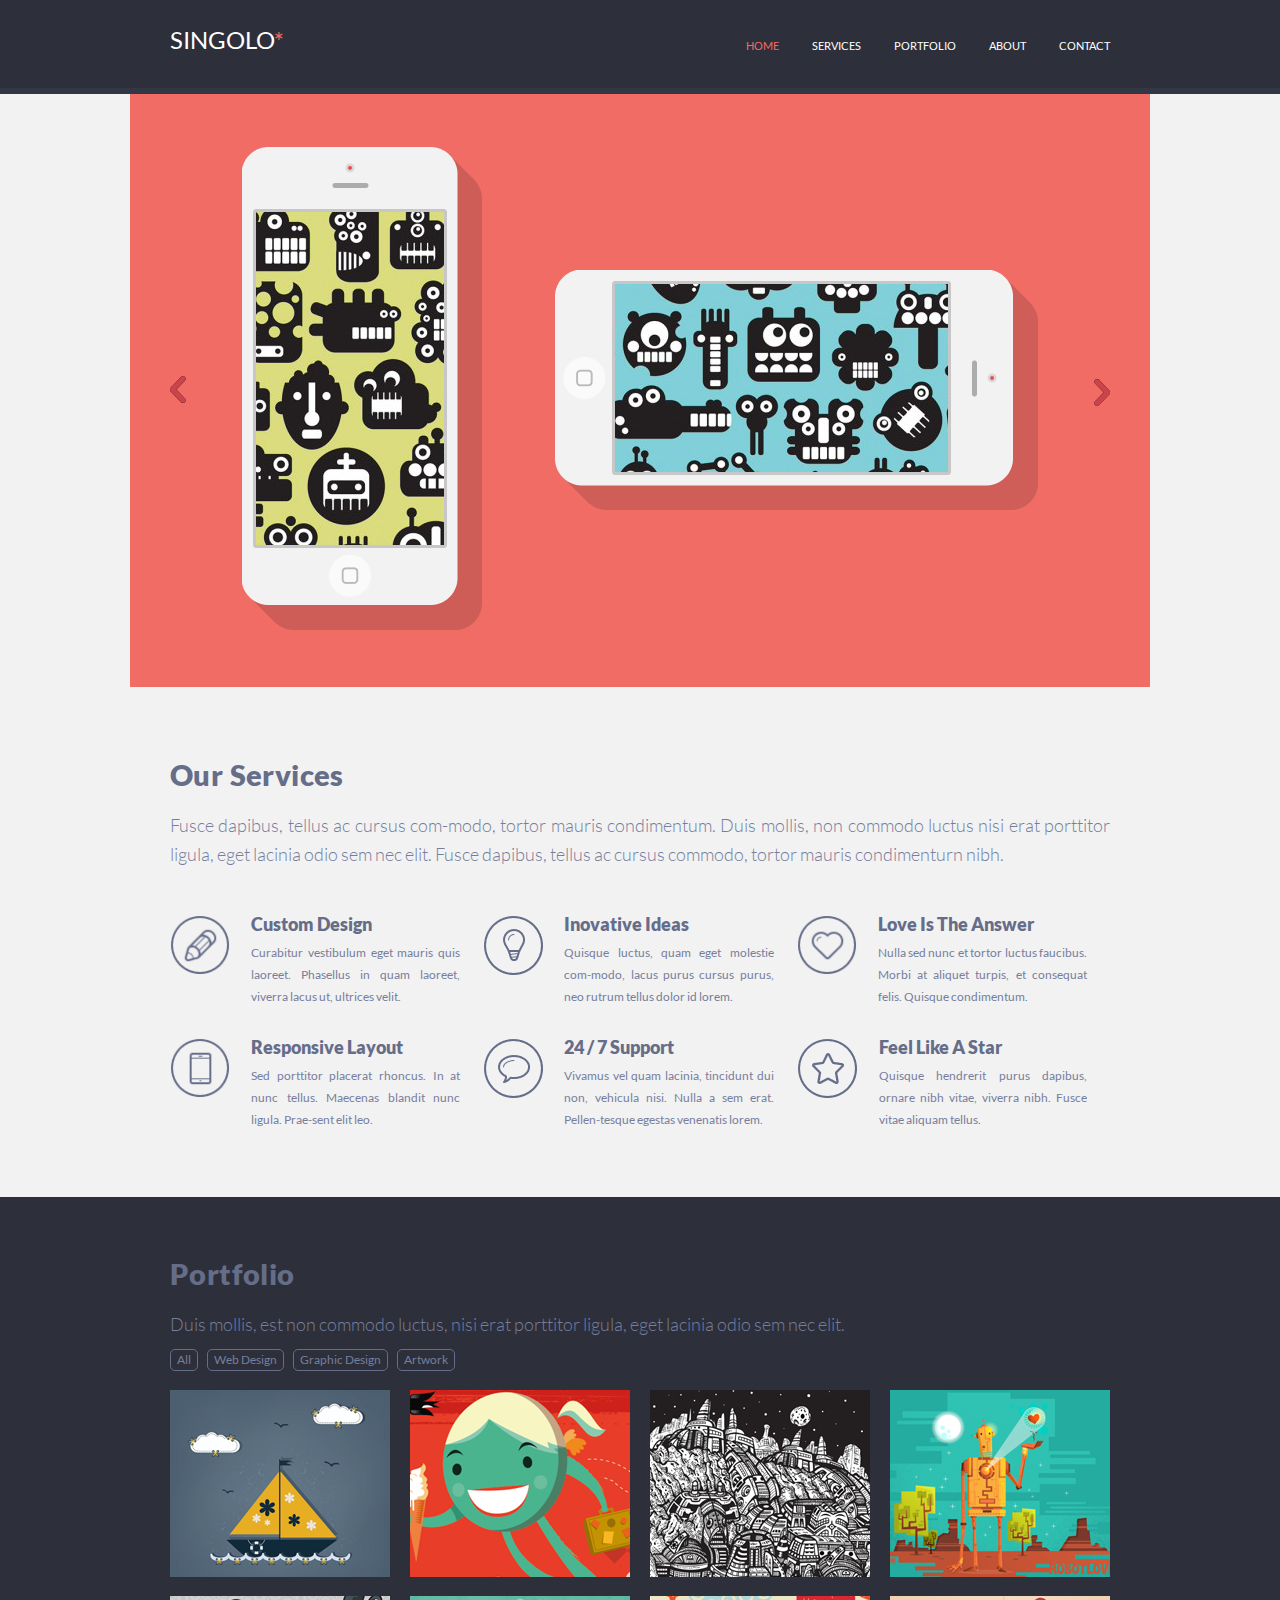
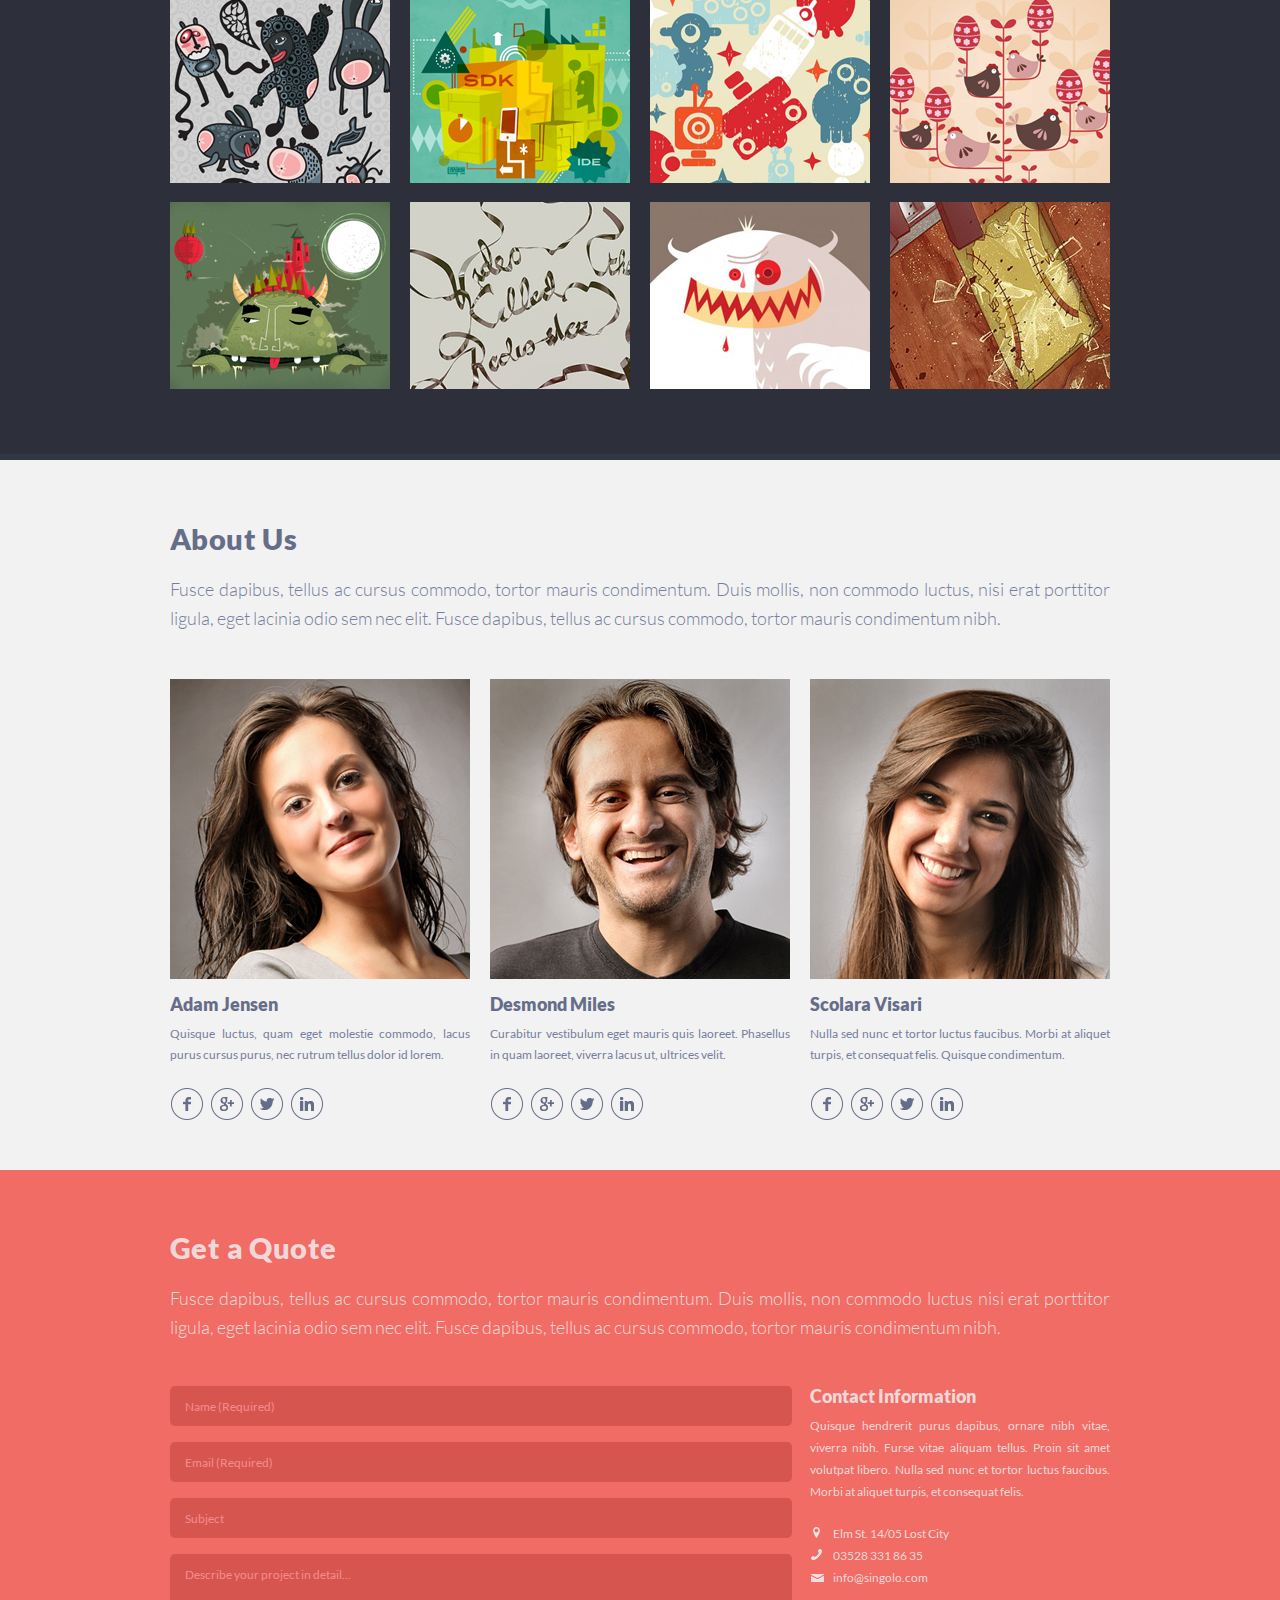
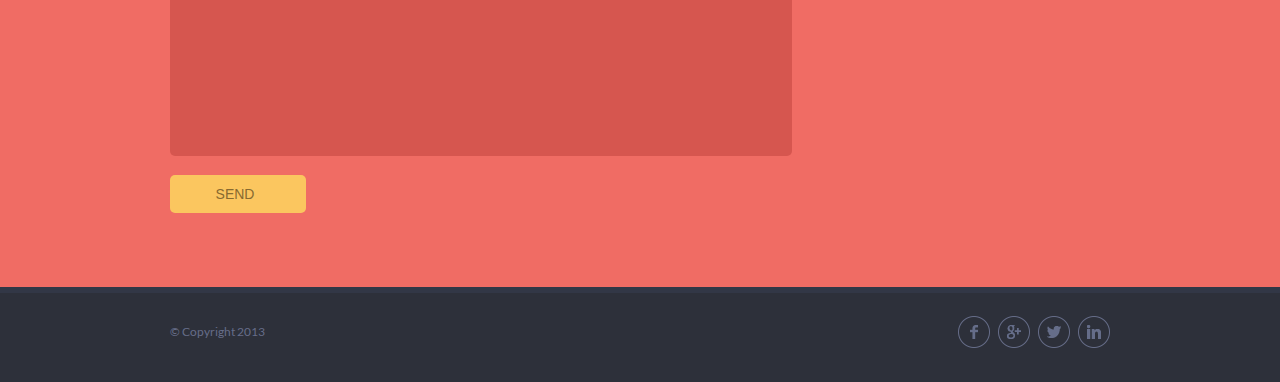
<file: index.html>
<!DOCTYPE html>
<html lang="en">
<head>
    <meta charset="UTF-8">
    <meta name="viewport" content="width=device-width, initial-scale=1.0">
    <link rel="stylesheet" href="style.css">
    <link rel="stylesheet" href="media.css">
    <title>Singolo.</title>
</head>
<body>
    <header class="header">
        <div class="wrapper">
            <div class="navbar">
                <a href="#home"><h1>Singolo<span>*</span></h1></a>
                <nav class="header__nav">
                    <input id="menu__toggle" type="checkbox" />
                    <label class="menu__btn" for="menu__toggle">
                      <span></span>
                    </label>
                    <ul class="navigation">
                        <li class="link"><a class="menu__item item-link" href="#home">Home</a></li>
                        <li class="link"><a class="menu__item" href="#services">Services</a></li>
                        <li class="link"><a class="menu__item" href="#portfolio">Portfolio</a></li>
                        <li class="link"><a class="menu__item" href="#about">About</a></li>
                        <li class="link"><a class="menu__item" href="#contact">Contact</a></li>
                    </ul>
                </nav>
            </div>
        </div>
    </header>
    <hr class="nav_hr" id="home">
    <main>
        <section class="main-slider">
            <div class="wrapper item-container">
                <div class="item slide1">
                    <div class="slide__img">
                        <img src="assets/Slider.png">
                    </div>
                    <div class="div_vertical"></div>
                    <div class= "screen">
                        <div class="vertical"></div>
                    </div>
                    <div class="div_horizontal"></div>
                    <div class= "screen">
                        <div class="horizontal"></div>
                    </div>
                </div>
                <div class="item slide2">
                    <div class="slide__img">
                        <img src="assets/Slide-2.png">
                    </div>
                </div>
            </div>
            <div class="left__arrow">
                <svg class="visible" xmlns="http://www.w3.org/2000/svg" viewBox="0 0 16 27" width="16" height="27">
                    <defs>
                        <image width="16" height="27" id="img1" href="[data-uri]"/>
                    </defs>
                    <style>
                     tspan { white-space:pre }
                    </style>
                    <use id="chev" href="#img1" x="0" y="0" />
                </svg>
                <svg class="hidden" xmlns="http://www.w3.org/2000/svg" xmlns:xlink="http://www.w3.org/1999/xlink" width="16" height="27" viewBox="0 0 16 27"><g><g><image width="16" height="27" xlink:href="[data-uri]"/></g></g></svg>
            </div>
            <div class="right__arrow">
                <svg class="visible" xmlns="http://www.w3.org/2000/svg" viewBox="0 0 16 27" width="16" height="27">
                    <defs>
                        <image width="16" height="27" id="img1" href="[data-uri]"/>
                    </defs>
                    <style>
                        tspan { white-space:pre }
                    </style>
                    <use id="chev" href="#img1" x="0" y="0" />
                </svg>
                <svg class="hidden" xmlns="http://www.w3.org/2000/svg" xmlns:xlink="http://www.w3.org/1999/xlink" width="16" height="27" viewBox="0 0 16 27"><g><g><image width="16" height="27" xlink:href="[data-uri]"/></g></g></svg>
            </div>
        </section>
        <section id= "services" class="our-services">
            <div class="wrapper our-services_block">
                <h2 class="our-services__name">Our Services</h2>
                <p class="our-services__description">Fusce dapibus, tellus ac cursus com-modo, tortor mauris condimentum. Duis mollis, non commodo luctus nisi erat porttitor ligula, eget lacinia odio sem nec elit. Fusce dapibus, tellus ac cursus commodo, tortor mauris condimenturn nibh.</p>
                <div class="layout-3-column">
                    <div class="advantages">
                        <div>
                            <img src="assets/pen.png" alt="Custom Design" class="icon">
                        </div>
                        <div class="advantages__content">
                            <h3 class="advantages__name">Custom Design</h3>
                            <p class="advantagese__description">Curabitur vestibulum eget mauris quis laoreet. Phasellus in quam laoreet, viverra lacus ut, ultrices velit.</p>
                        </div>
                    </div>
                    <div class="advantages">
                        <div>
                            <img src="assets/bulb.png" alt="Inovative Ideas" class="icon">
                        </div>
                        <div class="advantages__content">
                            <h3 class="advantages__name">Inovative Ideas</h3>
                            <p class="advantages__description">Quisque luctus, quam eget molestie com-modo, lacus purus cursus purus, neo rutrum tellus dolor id lorem.</p>
                        </div>                        
                    </div>
                    <div class="advantages">
                        <div>
                            <img src="assets/heart.png" alt="Love Is The Answer" class="icon">
                        </div>
                        <div class="advantages__content">
                            <h3 class="advantages__name">Love Is The Answer</h3>
                            <p class="advantagese__description">Nulla sed nunc et tortor luctus faucibus. Morbi at aliquet turpis, et consequat felis. Quisque condimentum.</p>
                        </div>                        
                    </div>
                    <div class="advantages">
                        <div>
                            <img src="assets/phone.png" alt="Responsive Layout" class="icon">
                        </div>
                        <div class="advantages__content">
                            <h3 class="advantages__name">Responsive Layout</h3>
                            <p class="advantages__description">Sed porttitor placerat rhoncus. In at nunc tellus. Maecenas blandit nunc ligula. Prae-sent elit leo.</p>
                        </div>                        
                    </div>
                    <div class="advantages">
                        <div>
                            <img src="assets/bubble.png" alt="24 / 7 Support" class="icon">
                        </div>
                        <div class="advantages__content">
                            <h3 class="advantages__name">24 / 7 Support</h3>
                            <p class="advantagese__description">Vivamus vel quam lacinia, tincidunt dui non, vehicula nisi. Nulla a sem erat. Pellen-tesque egestas venenatis lorem.</p>
                        </div>                        
                    </div>
                    <div class="advantages">
                        <div>
                            <img src="assets/star.png" alt="Feel Like A Star" class="icon">
                        </div>
                        <div class="advantages__content">
                            <h3 class="advantages__name">Feel Like A Star</h3>
                            <p class="advantages__description">Quisque hendrerit purus dapibus, ornare nibh vitae, viverra nibh. Fusce vitae aliquam tellus.</p>
                        </div>                        
                    </div>
                </div>
            </div>
            
        </section>
        <section id="portfolio" class="portfolio">
            <div class="wrapper portfolio_block">
                <div class="portfolio_container">
                    <h2 class="portfolio__name">Portfolio</h2>
                    <p class="portfolio__description">Duis mollis, est non commodo luctus, nisi erat porttitor ligula, eget lacinia odio sem nec elit.</p>
                    <div class="portfolio-tag">
                        <button class="tag">All</button>
                        <button class="tag">Web Design</button>
                        <button class="tag">Graphic Design</button>
                        <button class="tag">Artwork</button>
                    </div>
                    <div class="portfolio-images">
                        <img class="portfolio_image" src="assets/portfolio/Project1.png" alt="Portfolio Image 1">
                        <img class="portfolio_image" src="assets/portfolio/Project2.png" alt="Portfolio Image 2">
                        <img class="portfolio_image" src="assets/portfolio/Project3.png" alt="Portfolio Image 3">
                        <img class="portfolio_image" src="assets/portfolio/Project4.png" alt="Portfolio Image 4">
                        <img class="portfolio_image" src="assets/portfolio/Project5.png" alt="Portfolio Image 5">
                        <img class="portfolio_image" src="assets/portfolio/Project6.png" alt="Portfolio Image 6">
                        <img class="portfolio_image" src="assets/portfolio/Project7.png" alt="Portfolio Image 7">
                        <img class="portfolio_image" src="assets/portfolio/Project8.png" alt="Portfolio Image 8">
                        <img class="portfolio_image" src="assets/portfolio/Project9.png" alt="Portfolio Image 9">
                        <img class="portfolio_image" src="assets/portfolio/Project10.png" alt="Portfolio Image 10“">
                        <img class="portfolio_image" src="assets/portfolio/Project11.png" alt="Portfolio Image 11">
                        <img class="portfolio_image" src="assets/portfolio/Project12.png" alt="Portfolio Image 12">
                    </div>
                </div>
            </div>
        </section>
        <section id="about" class="about-us">
            <div class="wrapper about-us_block">
              <h2 class="about-us__name">About Us</h2>
              <p class="about-us__description"> Fusce dapibus, tellus ac cursus commodo, tortor mauris condimentum. Duis mollis, non commodo luctus, nisi erat porttitor ligula, eget lacinia odio sem nec elit. Fusce dapibus, tellus ac cursus commodo, tortor mauris condimentum nibh.</p>
              <div class="layout-3-column-about-us">
                <div class="about-us__employee">
                  <img class="about-us__employee-photo" src="assets/about us/photo1.jpg" alt="Adam Jensen photo">
                  <h3 class="about-us__employee-name">Adam Jensen</h3>
                  <p class="about-us__employee-description">Quisque luctus, quam eget molestie commodo, lacus purus cursus purus, nec rutrum tellus dolor id lorem.</p>
                  <div class="social-icons">
                    <a href="#"><img src="assets/icon/icon-facebook.svg" alt="icon-facebook" class="icon"></a>
                    <a href="#"><img src="assets/icon/icon-google.svg" alt="icon-google" class="icon"></a>
                    <a href="#"><img src="assets/icon/icon-twitter.svg" alt="icon-twitter" class="icon"></a>
                    <a href="#"><img src="assets/icon/icon-linkedIn.svg" alt="icon-linked" class="icon"></a>
                  </div>
                </div>
        
                <div class="about-us__employee">
                  <img class="about-us__employee-photo" src="assets/about us/photo2.jpg" alt="Desmond Miles photo">
                  <h3 class="about-us__employee-name">Desmond Miles</h3>
                  <p class="about-us__employee-description">Curabitur vestibulum eget mauris quis laoreet. Phasellus in quam laoreet, viverra lacus ut, ultrices velit.</p>
                  <div class="social-icons">
                    <a href="#"><img src="assets/icon/icon-facebook.svg" alt="icon-facebook" class="icon"></a>
                    <a href="#"><img src="assets/icon/icon-google.svg" alt="icon-google" class="icon"></a>
                    <a href="#"><img src="assets/icon/icon-twitter.svg" alt="icon-twitter" class="icon"></a>
                    <a href="#"><img src="assets/icon/icon-linkedIn.svg" alt="icon-linked" class="icon"></a>
                  </div>
                </div>
        
                <div class="about-us__employee">
                  <img class="about-us__employee-photo" src="assets/about us/photo3.jpg" alt="Scolara Visari photo">
                  <h3 class="about-us__employee-name">Scolara Visari</h3>
                  <p class="about-us__employee-description">Nulla sed nunc et tortor luctus faucibus. Morbi at aliquet turpis, et consequat felis. Quisque condimentum.</p>
                  <div class="social-icons">
                    <a href="#"><img src="assets/icon/icon-facebook.svg" alt="icon-facebook" class="icon"></a>
                    <a href="#"><img src="assets/icon/icon-google.svg" alt="icon-google" class="icon"></a>
                    <a href="#"><img src="assets/icon/icon-twitter.svg" alt="icon-twitter" class="icon"></a>
                    <a href="#"><img src="assets/icon/icon-linkedIn.svg" alt="icon-linked" class="icon"></a>
                  </div>
                </div>
        
              </div>
            </div>
          </section>
          <section id="contact" class="contacts">
            <div class="wrapper contacts_block">
              <h2 class="contacts__name">Get a Quote</h2>
              <p class="contacts__description">Fusce dapibus, tellus ac cursus commodo, tortor mauris condimentum. Duis mollis, non commodo luctus nisi erat porttitor ligula, eget lacinia odio sem nec elit. Fusce dapibus, tellus ac cursus commodo, tortor mauris condimentum nibh.</p>
              <div  class="contact_form">
                <div>
                    <form class="user-form" id="form">
                        <div class="wrap-form-element">
                            <input type="text" name="user-name" id="name" class="form-element" placeholder="Name (Required)" value="" required/>
                            <input type="email" name="email" id="email" class="form-element" placeholder="Email (Required)" value="" required/>
                            <input type="text" name="subject" id="subject" class="form-element" placeholder="Subject" value=""/>
                            <textarea name="message" id="description" class="form-element last-element-form" placeholder="Describe your project in detail..." value=""></textarea>
                            <input type="submit" class="form-element submit" value="SEND">
                        </div>
                      </form>
                </div>
                <div class="contact_info">
                    <h3 class="contact_info-name">Contact Information</h3>
                    <p class="contact_info-description">Quisque hendrerit purus dapibus, ornare nibh vitae, viverra nibh. Furse vitae aliquam tellus. Proin sit amet volutpat libero. Nulla sed nunc et tortor luctus faucibus. Morbi at aliquet turpis, et consequat felis.</p>
                    <div class="contact">
                        <div>
                            <img src="assets/icon/location.svg" alt="icon-location" class="icon icon_location">
                            <span class="contact_link">Elm St. 14/05 Lost City</span>
                        </div>
                        <div>
                            <img src="assets/icon/phone.svg" alt="icon-phone" class="icon icon_phone">
                            <a class="contact_link" href="tel:035283318635">03528 331 86 35</a>
                        </div>
                        <div>
                            <img src="assets/icon/mail.svg" alt="icon-mail" class="icon icon_mail">
                            <a class="contact_link" href="mailto:info@singolo.com">info@singolo.com</a>
                        </div>
                    </div>
                </div>
              </div>
          </section>
          <footer class="footer">
            <div class="wrapper footer_block">
              <span class="footer__copyright">&copy; Copyright 2013</span>
              <div class="social-icons">
                <a href="#"><img src="assets/icon/icon-facebook.svg" alt="icon-facebook" class="icon"></a>
                <a href="#"><img src="assets/icon/icon-google.svg" alt="icon-google" class="icon"></a>
                <a href="#"><img src="assets/icon/icon-twitter.svg" alt="icon-twitter" class="icon"></a>
                <a href="#"><img src="assets/icon/icon-linkedIn.svg" alt="icon-linked" class="icon"></a>
              </div>
            </div>
          </footer>
    </main>
    <script src="script.js"></script>
</body>
</html>
</file>
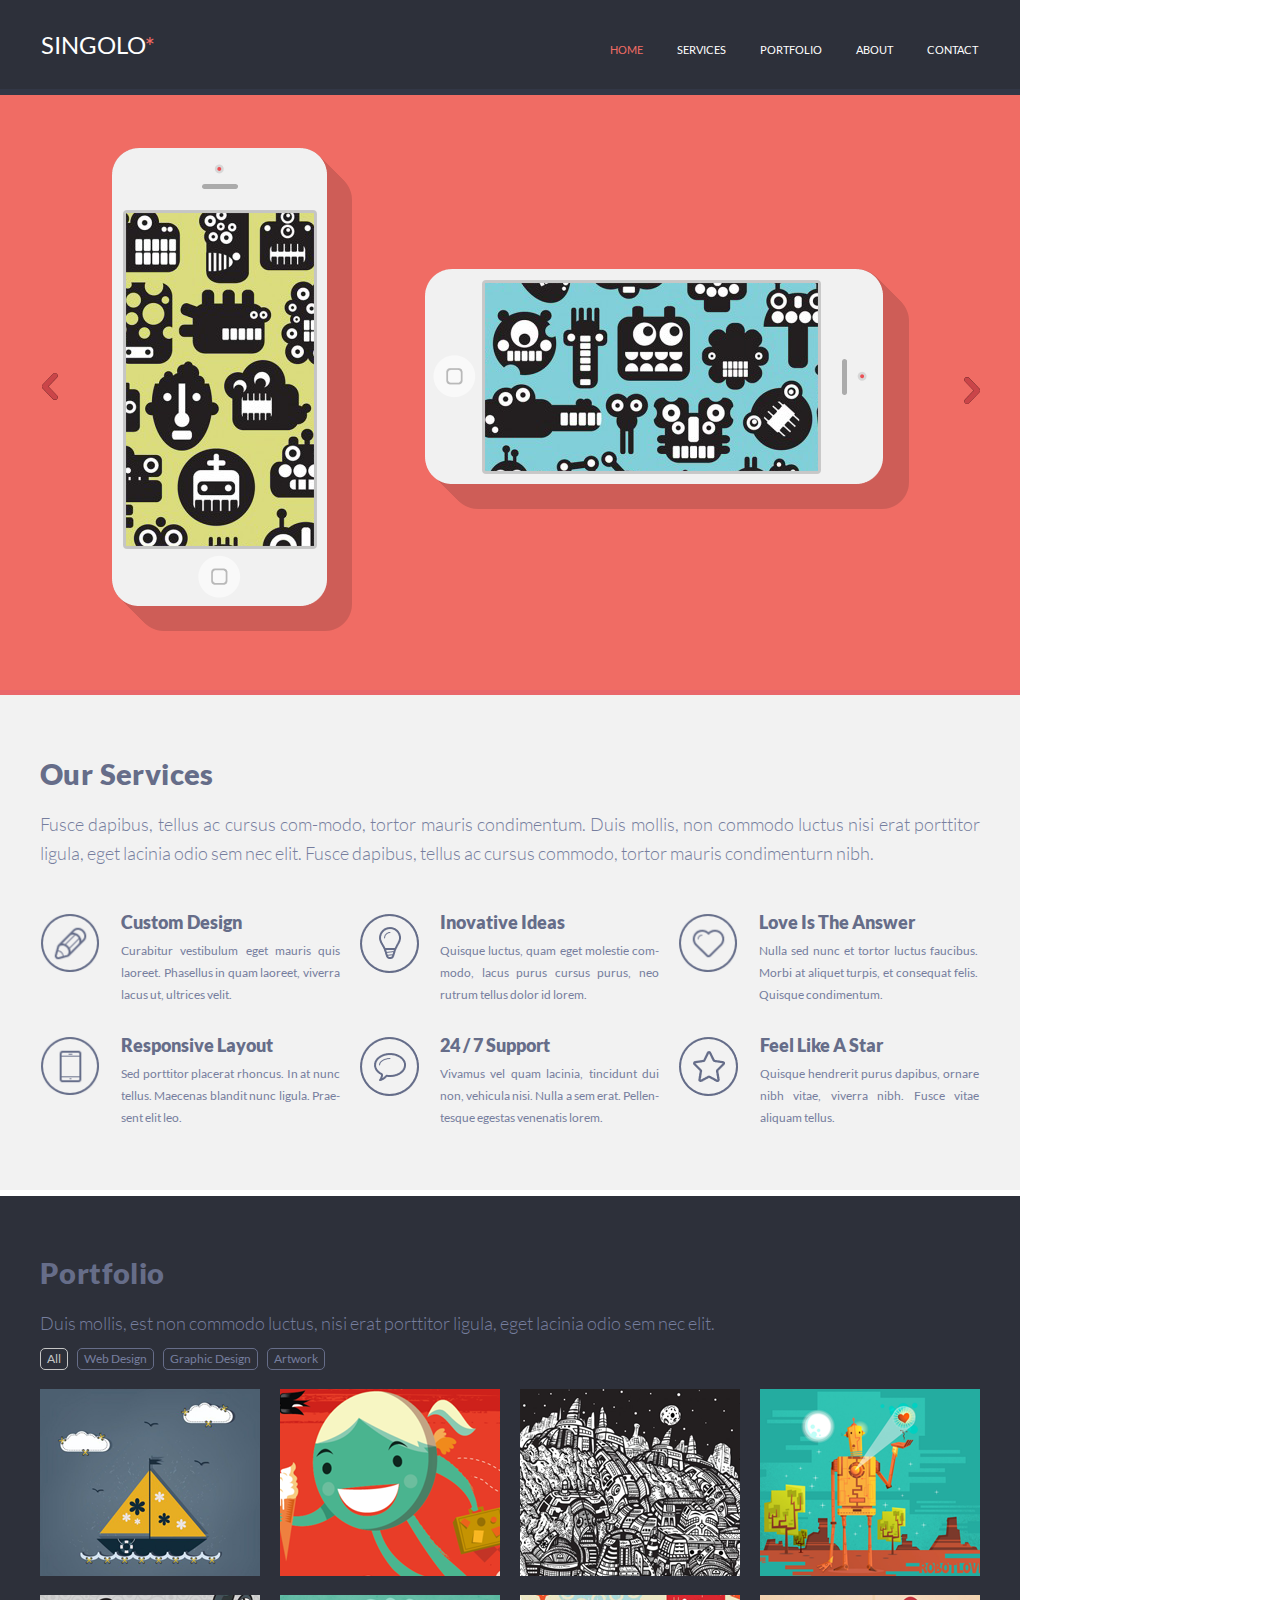
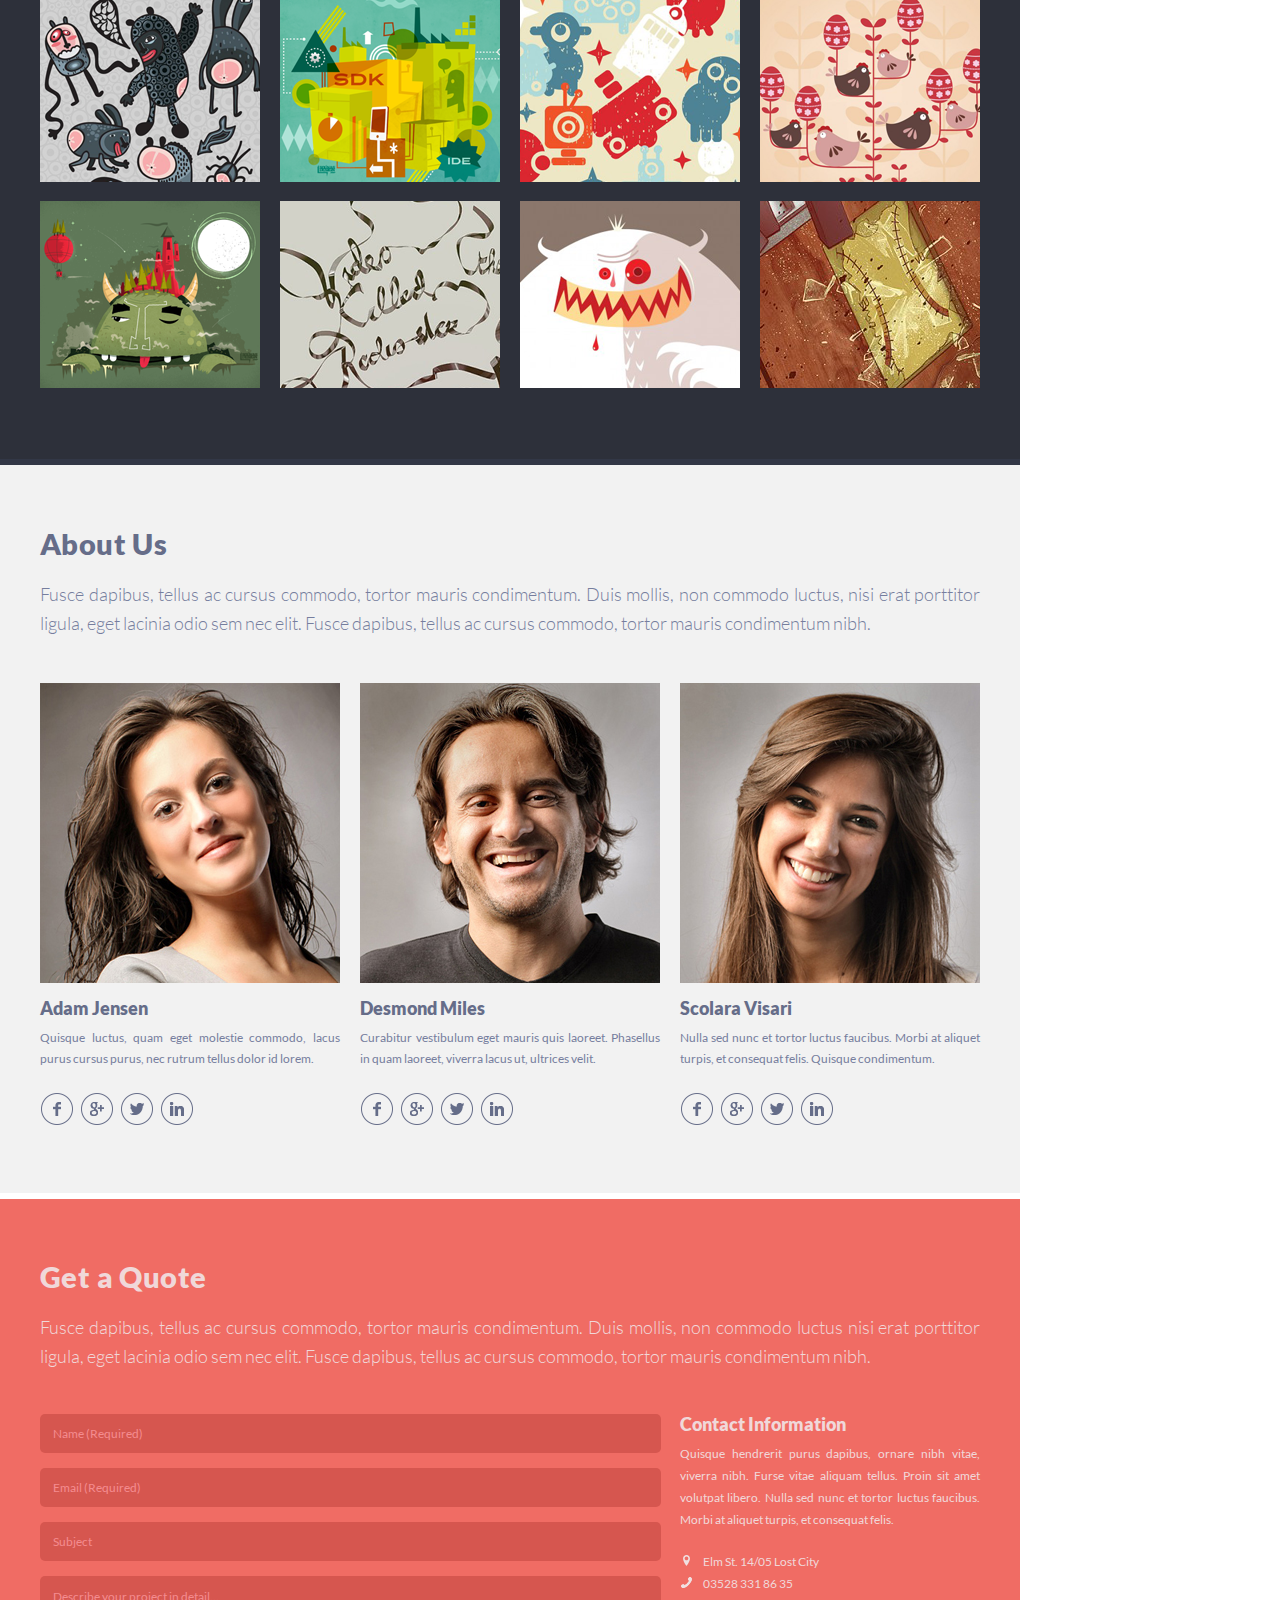
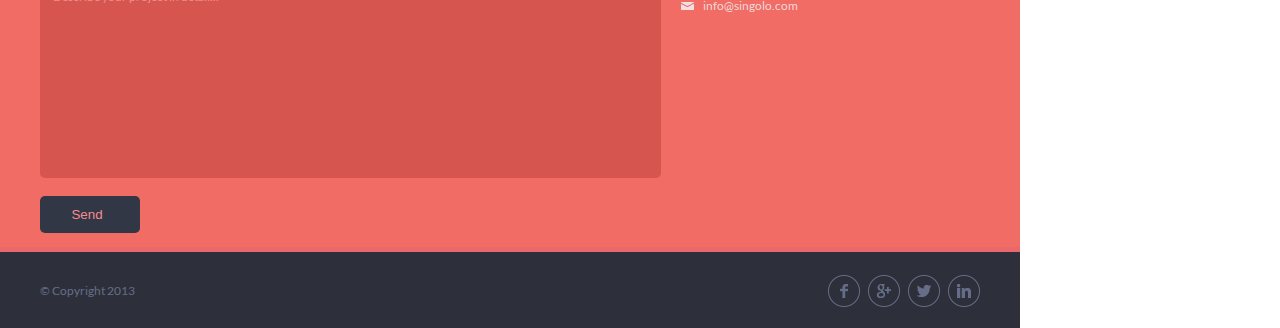
<file: singolo.html>
<!DOCTYPE html>
<html lang="en">
<head>
    <meta charset="UTF-8">
    <meta name="viewport" content="width=device-width, initial-scale=1.0">
    <link rel="stylesheet" href="singolo.css">
    <title>Singolo. Part 1</title>
</head>
<body>
    <header class="header">
        <div class="navbar">
            <a href="#">
            <h1>Singolo<span>*</span></h1></a>
            <nav class="header__nav">
                <ul class="navigation">
                    <a href="#" class="item-link"><li class="link-first">Home</li></a>
                    <a href="#" class="item-link"><li>Services</li></a>
                    <a href="#" class="item-link"><li>Portfolio</li></a>
                    <a href="#" class="item-link"><li>About</li></a>
                    <a href="#" class="item-link"><li>Contact</li></a>
                </ul>
            </nav>
        </div>
    </header>
    <hr class="nav_hr">
    <main>
        <section class="main-slider">
            <div class="wrapper">
                <div class="left__arrow">
                    <svg class="visible" xmlns="http://www.w3.org/2000/svg" viewBox="0 0 16 27" width="16" height="27">
                        <defs>
                            <image width="16" height="27" id="img1" href="[data-uri]"/>
                        </defs>
                        <style>
                         tspan { white-space:pre }
                        </style>
                        <use id="chev" href="#img1" x="0" y="0" />
                    </svg>
                    <svg class="hidden" xmlns="http://www.w3.org/2000/svg" xmlns:xlink="http://www.w3.org/1999/xlink" width="16" height="27" viewBox="0 0 16 27"><g><g><image width="16" height="27" xlink:href="[data-uri]"/></g></g></svg>
                </div>
                <div class="iphone__vertical">
                    <img src="assets/Yellow_phone.png">
                </div>
                <div class="iphone__horizontal">
                    <img src="assets/Blue_phone.png">
                </div>
                <div class="right__arrow">
                    <svg class="visible" xmlns="http://www.w3.org/2000/svg" viewBox="0 0 16 27" width="16" height="27">
                        <defs>
                            <image width="16" height="27" id="img1" href="[data-uri]"/>
                        </defs>
                        <style>
                            tspan { white-space:pre }
                        </style>
                        <use id="chev" href="#img1" x="0" y="0" />
                    </svg>
                    <svg class="hidden" xmlns="http://www.w3.org/2000/svg" xmlns:xlink="http://www.w3.org/1999/xlink" width="16" height="27" viewBox="0 0 16 27"><g><g><image width="16" height="27" xlink:href="[data-uri]"/></g></g></svg>
                </div>
            </div>
        </section>
        <hr class="bg-bottom">
        <section class="our-services">
            <div class="our-services_block">
                <h2 class="our-services__name">Our Services</h2>
                <p class="our-services__description">Fusce dapibus, tellus ac cursus com-modo, tortor mauris condimentum. Duis mollis, non commodo luctus nisi erat porttitor ligula, eget lacinia odio sem nec elit. Fusce dapibus, tellus ac cursus commodo, tortor mauris condimenturn nibh.</p>
                <div class="layout-3-column">
                    <div class="advantages">
                        <div>
                            <img src="assets/pen.png" alt="Custom Design" class="icon">
                        </div>
                        <div class="advantages__content">
                            <h3 class="advantages__name">Custom Design</h3>
                            <p class="advantagese__description">Curabitur vestibulum eget mauris quis laoreet. Phasellus in quam laoreet, viverra lacus ut, ultrices velit.</p>
                        </div>
                    </div>
                    <div class="advantages">
                        <div>
                            <img src="assets/bulb.png" alt="Inovative Ideas" class="icon">
                        </div>
                        <div class="advantages__content">
                            <h3 class="advantages__name">Inovative Ideas</h3>
                            <p class="advantages__description">Quisque luctus, quam eget molestie com-modo, lacus purus cursus purus, neo rutrum tellus dolor id lorem.</p>
                        </div>                        
                    </div>
                    <div class="advantages">
                        <div>
                            <img src="assets/heart.png" alt="Love Is The Answer" class="icon">
                        </div>
                        <div class="advantages__content">
                            <h3 class="advantages__name">Love Is The Answer</h3>
                            <p class="advantagese__description">Nulla sed nunc et tortor luctus faucibus. Morbi at aliquet turpis, et consequat felis. Quisque condimentum.</p>
                        </div>                        
                    </div>
                    <div class="advantages">
                        <div>
                            <img src="assets/phone.png" alt="Responsive Layout" class="icon">
                        </div>
                        <div class="advantages__content">
                            <h3 class="advantages__name">Responsive Layout</h3>
                            <p class="advantages__description">Sed porttitor placerat rhoncus. In at nunc tellus. Maecenas blandit nunc ligula. Prae-sent elit leo.</p>
                        </div>                        
                    </div>
                    <div class="advantages">
                        <div>
                            <img src="assets/bubble.png" alt="24 / 7 Support" class="icon">
                        </div>
                        <div class="advantages__content">
                            <h3 class="advantages__name">24 / 7 Support</h3>
                            <p class="advantagese__description">Vivamus vel quam lacinia, tincidunt dui non, vehicula nisi. Nulla a sem erat. Pellen-tesque egestas venenatis lorem.</p>
                        </div>                        
                    </div>
                    <div class="advantages">
                        <div>
                            <img src="assets/star.png" alt="Feel Like A Star" class="icon">
                        </div>
                        <div class="advantages__content">
                            <h3 class="advantages__name">Feel Like A Star</h3>
                            <p class="advantages__description">Quisque hendrerit purus dapibus, ornare nibh vitae, viverra nibh. Fusce vitae aliquam tellus.</p>
                        </div>                        
                    </div>
                </div>
            </div>
        </section>
        <hr class="content">
        <section class="portfolio">
            <div class="portfolio_block">
                <div class="portfolio_container">
                    <h2 class="portfolio__name">Portfolio</h2>
                    <p class="portfolio__description">Duis mollis, est non commodo luctus, nisi erat porttitor ligula, eget lacinia odio sem nec elit.</p>
                    <div class="portfolio-tag">
                        <button class="tag tag-first">All</button>
                        <button class="tag">Web Design</button>
                        <button class="tag">Graphic Design</button>
                        <button class="tag">Artwork</button>
                    </div>
                    <div class="portfolio-images">
                        <img class="portfolio_image" src="assets/portfolio/Project1.png" alt="Portfolio Image 1">
                        <img class="portfolio_image" src="assets/portfolio/Project2.png" alt="Portfolio Image 2">
                        <img class="portfolio_image" src="assets/portfolio/Project3.png" alt="Portfolio Image 3">
                        <img class="portfolio_image" src="assets/portfolio/Project4.png" alt="Portfolio Image 4">
                        <img class="portfolio_image" src="assets/portfolio/Project5.png" alt="Portfolio Image 5">
                        <img class="portfolio_image" src="assets/portfolio/Project6.png" alt="Portfolio Image 6">
                        <img class="portfolio_image" src="assets/portfolio/Project7.png" alt="Portfolio Image 7">
                        <img class="portfolio_image" src="assets/portfolio/Project8.png" alt="Portfolio Image 8">
                        <img class="portfolio_image" src="assets/portfolio/Project9.png" alt="Portfolio Image 9">
                        <img class="portfolio_image" src="assets/portfolio/Project10.png" alt="Portfolio Image 10“">
                        <img class="portfolio_image" src="assets/portfolio/Project11.png" alt="Portfolio Image 11">
                        <img class="portfolio_image" src="assets/portfolio/Project12.png" alt="Portfolio Image 12">
                    </div>
                </div>
            </div>
        </section>
        <hr class="bottom-portfolio">
        <section class="about-us">
            <div class="about-us_block">
              <h2 class="about-us__name">About Us</h2>
              <p class="about-us__description"> Fusce dapibus, tellus ac cursus commodo, tortor mauris condimentum. Duis mollis, non commodo luctus, nisi erat porttitor ligula, eget lacinia odio sem nec elit. Fusce dapibus, tellus ac cursus commodo, tortor mauris condimentum nibh.</p>
              <div class="layout-3-column-about-us">
                <div class="about-us__employee">
                  <img class="about-us__employee-photo" src="assets/about us/photo1.jpg" alt="Adam Jensen photo">
                  <h3 class="about-us__employee-name">Adam Jensen</h3>
                  <p class="about-us__employee-description">Quisque luctus, quam eget molestie commodo, lacus purus cursus purus, nec rutrum tellus dolor id lorem.</p>
                  <div class="social-icons">
                    <a href="#"><img src="assets/icon/icon-facebook.svg" alt="icon-facebook" class="icon"></a>
                    <a href="#"><img src="assets/icon/icon-google.svg" alt="icon-google" class="icon"></a>
                    <a href="#"><img src="assets/icon/icon-twitter.svg" alt="icon-twitter" class="icon"></a>
                    <a href="#"><img src="assets/icon/icon-linkedIn.svg" alt="icon-linked" class="icon"></a>
                  </div>
                </div>
        
                <div class="about-us__employee">
                  <img class="about-us__employee-photo" src="assets/about us/photo2.jpg" alt="Desmond Miles photo">
                  <h3 class="about-us__employee-name">Desmond Miles</h3>
                  <p class="about-us__employee-description">Curabitur vestibulum eget mauris quis laoreet. Phasellus in quam laoreet, viverra lacus ut, ultrices velit.</p>
                  <div class="social-icons">
                    <a href="#"><img src="assets/icon/icon-facebook.svg" alt="icon-facebook" class="icon"></a>
                    <a href="#"><img src="assets/icon/icon-google.svg" alt="icon-google" class="icon"></a>
                    <a href="#"><img src="assets/icon/icon-twitter.svg" alt="icon-twitter" class="icon"></a>
                    <a href="#"><img src="assets/icon/icon-linkedIn.svg" alt="icon-linked" class="icon"></a>
                  </div>
                </div>
        
                <div class="about-us__employee">
                  <img class="about-us__employee-photo" src="assets/about us/photo3.jpg" alt="Scolara Visari photo">
                  <h3 class="about-us__employee-name">Scolara Visari</h3>
                  <p class="about-us__employee-description">Nulla sed nunc et tortor luctus faucibus. Morbi at aliquet turpis, et consequat felis. Quisque condimentum.</p>
                  <div class="social-icons">
                    <a href="#"><img src="assets/icon/icon-facebook.svg" alt="icon-facebook" class="icon"></a>
                    <a href="#"><img src="assets/icon/icon-google.svg" alt="icon-google" class="icon"></a>
                    <a href="#"><img src="assets/icon/icon-twitter.svg" alt="icon-twitter" class="icon"></a>
                    <a href="#"><img src="assets/icon/icon-linkedIn.svg" alt="icon-linked" class="icon"></a>
                  </div>
                </div>
        
              </div>
            </div>
          </section>
          <hr class="content">
          <section class="contacts">
            <div class="contacts_block">
              <h2 class="contacts__name">Get a Quote</h2>
              <p class="contacts__description">Fusce dapibus, tellus ac cursus commodo, tortor mauris condimentum. Duis mollis, non commodo luctus nisi erat porttitor ligula, eget lacinia odio sem nec elit. Fusce dapibus, tellus ac cursus commodo, tortor mauris condimentum nibh.</p>
              <div  class="contact_form">
                <div>
                    <form action="#" class="user-form">
                        <div class="wrap-form-element">
                            <input type="text" name="user-name" class="form-element" placeholder="Name (Required)" value="" required/>
                            <input type="email" name="email" class="form-element" placeholder="Email (Required)" value="" required/>
                            <input type="text" name="subject" class="form-element" placeholder="Subject" value="" required/>
                            <textarea name="message" class="form-element last-element-form" placeholder="Describe your project in detail..."></textarea>
                            <input type="submit" class="form-element submit" value="Send">
                        </div>
                      </form>
                </div>
                <div class="contact_info">
                    <h3 class="contact_info-name">Contact Information</h3>
                    <p class="contact_info-description">Quisque hendrerit purus dapibus, ornare nibh vitae, viverra nibh. Furse vitae aliquam tellus. Proin sit amet volutpat libero. Nulla sed nunc et tortor luctus faucibus. Morbi at aliquet turpis, et consequat felis.</p>
                    <div class="contact">
                        <div>
                            <img src="assets/icon/location.svg" alt="icon-location" class="icon icon_location">
                            <span class="contact_link">Elm St. 14/05 Lost City</span>
                        </div>
                        <div>
                            <img src="assets/icon/phone.svg" alt="icon-phone" class="icon icon_phone">
                            <a class="contact_link" href="tel:035283318635">03528 331 86 35</a>
                        </div>
                        <div>
                            <img src="assets/icon/mail.svg" alt="icon-mail" class="icon icon_mail">
                            <a class="contact_link" href="mailto:info@singolo.com">info@singolo.com</a>
                        </div>
                    </div>
                </div>
              </div>
          </section>
          <hr class="bg-bottom">
          <footer class="footer">
            <div class="footer_block">
              <span class="footer__copyright">&copy; Copyright 2013</span>
              <div class="social-icons">
                <a href="#"><img src="assets/icon/icon-facebook.svg" alt="icon-facebook" class="icon"></a>
                <a href="#"><img src="assets/icon/icon-google.svg" alt="icon-google" class="icon"></a>
                <a href="#"><img src="assets/icon/icon-twitter.svg" alt="icon-twitter" class="icon"></a>
                <a href="#"><img src="assets/icon/icon-linkedIn.svg" alt="icon-linked" class="icon"></a>
              </div>
            </div>
          </footer>
    </main>

</body>
</html>
</file>
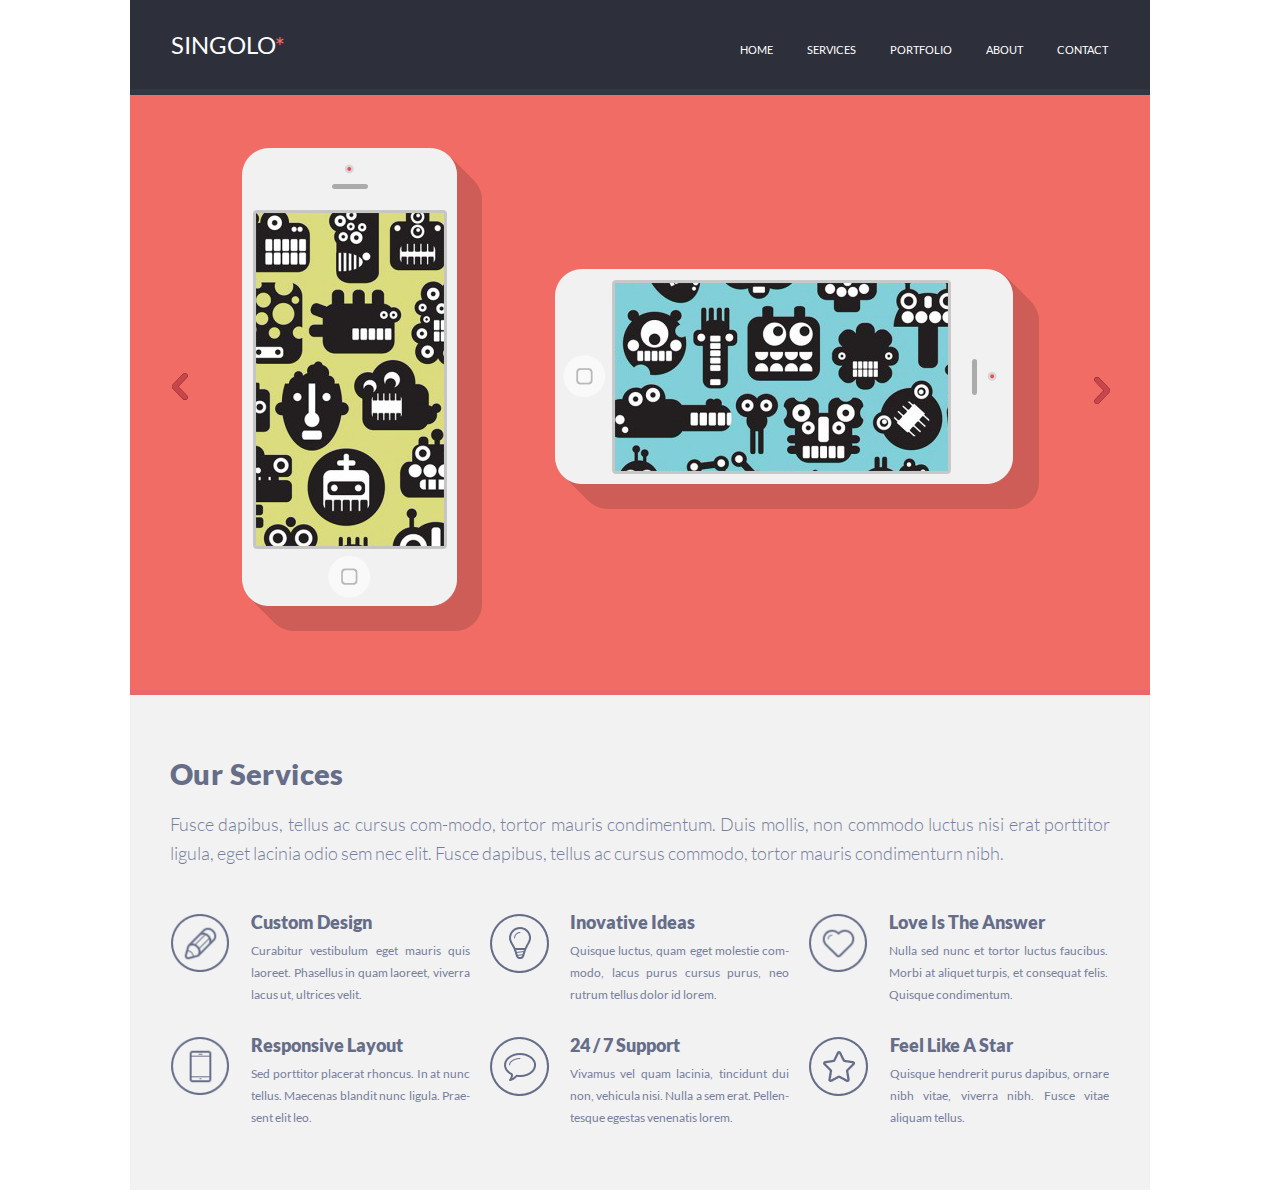
<file: singolo1.html>
<!DOCTYPE html>
<html lang="en">
<head>
    <meta charset="UTF-8">
    <meta name="viewport" content="width=device-width, initial-scale=1.0">
    <link rel="stylesheet" href="singolo1.css">
    <title>Singolo. Part 1</title>
</head>
<body>
    <header class="header">
        <div class="navbar">
            <a href="#">
            <h1>Singolo<span>*</span></h1></a>
            <nav class="header__nav">
                <ul class="navigation">
                    <a href="#" class="item-link"><li>Home</li></a>
                    <a href="#" class="item-link"><li>Services</li></a>
                    <a href="#" class="item-link"><li>Portfolio</li></a>
                    <a href="#" class="item-link"><li>About</li></a>
                    <a href="#" class="item-link"><li>Contact</li></a>
                </ul>
            </nav>
        </div>
    </header>
    <hr class="nav_hr">
    <main>
        <section class="main-slider">
            <div class="wrapper">
                <div class="left__arrow">
                    <svg class="visible" xmlns="http://www.w3.org/2000/svg" viewBox="0 0 16 27" width="16" height="27">
                        <defs>
                            <image width="16" height="27" id="img1" href="[data-uri]"/>
                        </defs>
                        <style>
                         tspan { white-space:pre }
                        </style>
                        <use id="chev" href="#img1" x="0" y="0" />
                    </svg>
                    <svg class="hidden" xmlns="http://www.w3.org/2000/svg" xmlns:xlink="http://www.w3.org/1999/xlink" width="16" height="27" viewBox="0 0 16 27"><g><g><image width="16" height="27" xlink:href="[data-uri]"/></g></g></svg>
                </div>
                <div class="iphone__vertical">
                    <img src="assets/Yellow_phone.png">
                </div>
                <div class="iphone__horizontal">
                    <img src="assets/Blue_phone.png">
                </div>
                <div class="right__arrow">
                    <svg class="visible" xmlns="http://www.w3.org/2000/svg" viewBox="0 0 16 27" width="16" height="27">
                        <defs>
                            <image width="16" height="27" id="img1" href="[data-uri]"/>
                        </defs>
                        <style>
                            tspan { white-space:pre }
                        </style>
                        <use id="chev" href="#img1" x="0" y="0" />
                    </svg>
                    <svg class="hidden" xmlns="http://www.w3.org/2000/svg" xmlns:xlink="http://www.w3.org/1999/xlink" width="16" height="27" viewBox="0 0 16 27"><g><g><image width="16" height="27" xlink:href="[data-uri]"/></g></g></svg>
                </div>
            </div>
        </section>
        <hr class="bg-bottom">
        <section class="our-services">
            <div class="our-services_blok">
                <h2 class="our-services__name">Our Services</h2>
                <p class="our-services__description">Fusce dapibus, tellus ac cursus com-modo, tortor mauris condimentum. Duis mollis, non commodo luctus nisi erat porttitor ligula, eget lacinia odio sem nec elit. Fusce dapibus, tellus ac cursus commodo, tortor mauris condimenturn nibh.</p>
                <div class="layout-3-column">
                    <div class="advantages">
                        <div>
                            <img src="assets/pen.png" alt="Custom Design" class="icon">
                        </div>
                        <div class="advantages__content">
                            <h3 class="advantages__name">Custom Design</h3>
                            <p class="advantagese__description">Curabitur vestibulum eget mauris quis laoreet. Phasellus in quam laoreet, viverra lacus ut, ultrices velit.</p>
                        </div>
                    </div>
                    <div class="advantages">
                        <div>
                            <img src="assets/bulb.png" alt="Inovative Ideas" class="icon">
                        </div>
                        <div class="advantages__content">
                            <h3 class="advantages__name">Inovative Ideas</h3>
                            <p class="advantages__description">Quisque luctus, quam eget molestie com-modo, lacus purus cursus purus, neo rutrum tellus dolor id lorem.</p>
                        </div>                        
                    </div>
                    <div class="advantages">
                        <div>
                            <img src="assets/heart.png" alt="Love Is The Answer" class="icon">
                        </div>
                        <div class="advantages__content">
                            <h3 class="advantages__name">Love Is The Answer</h3>
                            <p class="advantagese__description">Nulla sed nunc et tortor luctus faucibus. Morbi at aliquet turpis, et consequat felis. Quisque condimentum.</p>
                        </div>                        
                    </div>
                    <div class="advantages">
                        <div>
                            <img src="assets/phone.png" alt="Responsive Layout" class="icon">
                        </div>
                        <div class="advantages__content">
                            <h3 class="advantages__name">Responsive Layout</h3>
                            <p class="advantages__description">Sed porttitor placerat rhoncus. In at nunc tellus. Maecenas blandit nunc ligula. Prae-sent elit leo.</p>
                        </div>                        
                    </div>
                    <div class="advantages">
                        <div>
                            <img src="assets/bubble.png" alt="24 / 7 Support" class="icon">
                        </div>
                        <div class="advantages__content">
                            <h3 class="advantages__name">24 / 7 Support</h3>
                            <p class="advantagese__description">Vivamus vel quam lacinia, tincidunt dui non, vehicula nisi. Nulla a sem erat. Pellen-tesque egestas venenatis lorem.</p>
                        </div>                        
                    </div>
                    <div class="advantages">
                        <div>
                            <img src="assets/star.png" alt="Feel Like A Star" class="icon">
                        </div>
                        <div class="advantages__content">
                            <h3 class="advantages__name">Feel Like A Star</h3>
                            <p class="advantages__description">Quisque hendrerit purus dapibus, ornare nibh vitae, viverra nibh. Fusce vitae aliquam tellus.</p>
                        </div>                        
                    </div>
                </div>
            </div>
        </section>
        <hr class="content">
    </main>

</body>
</html>
</file>
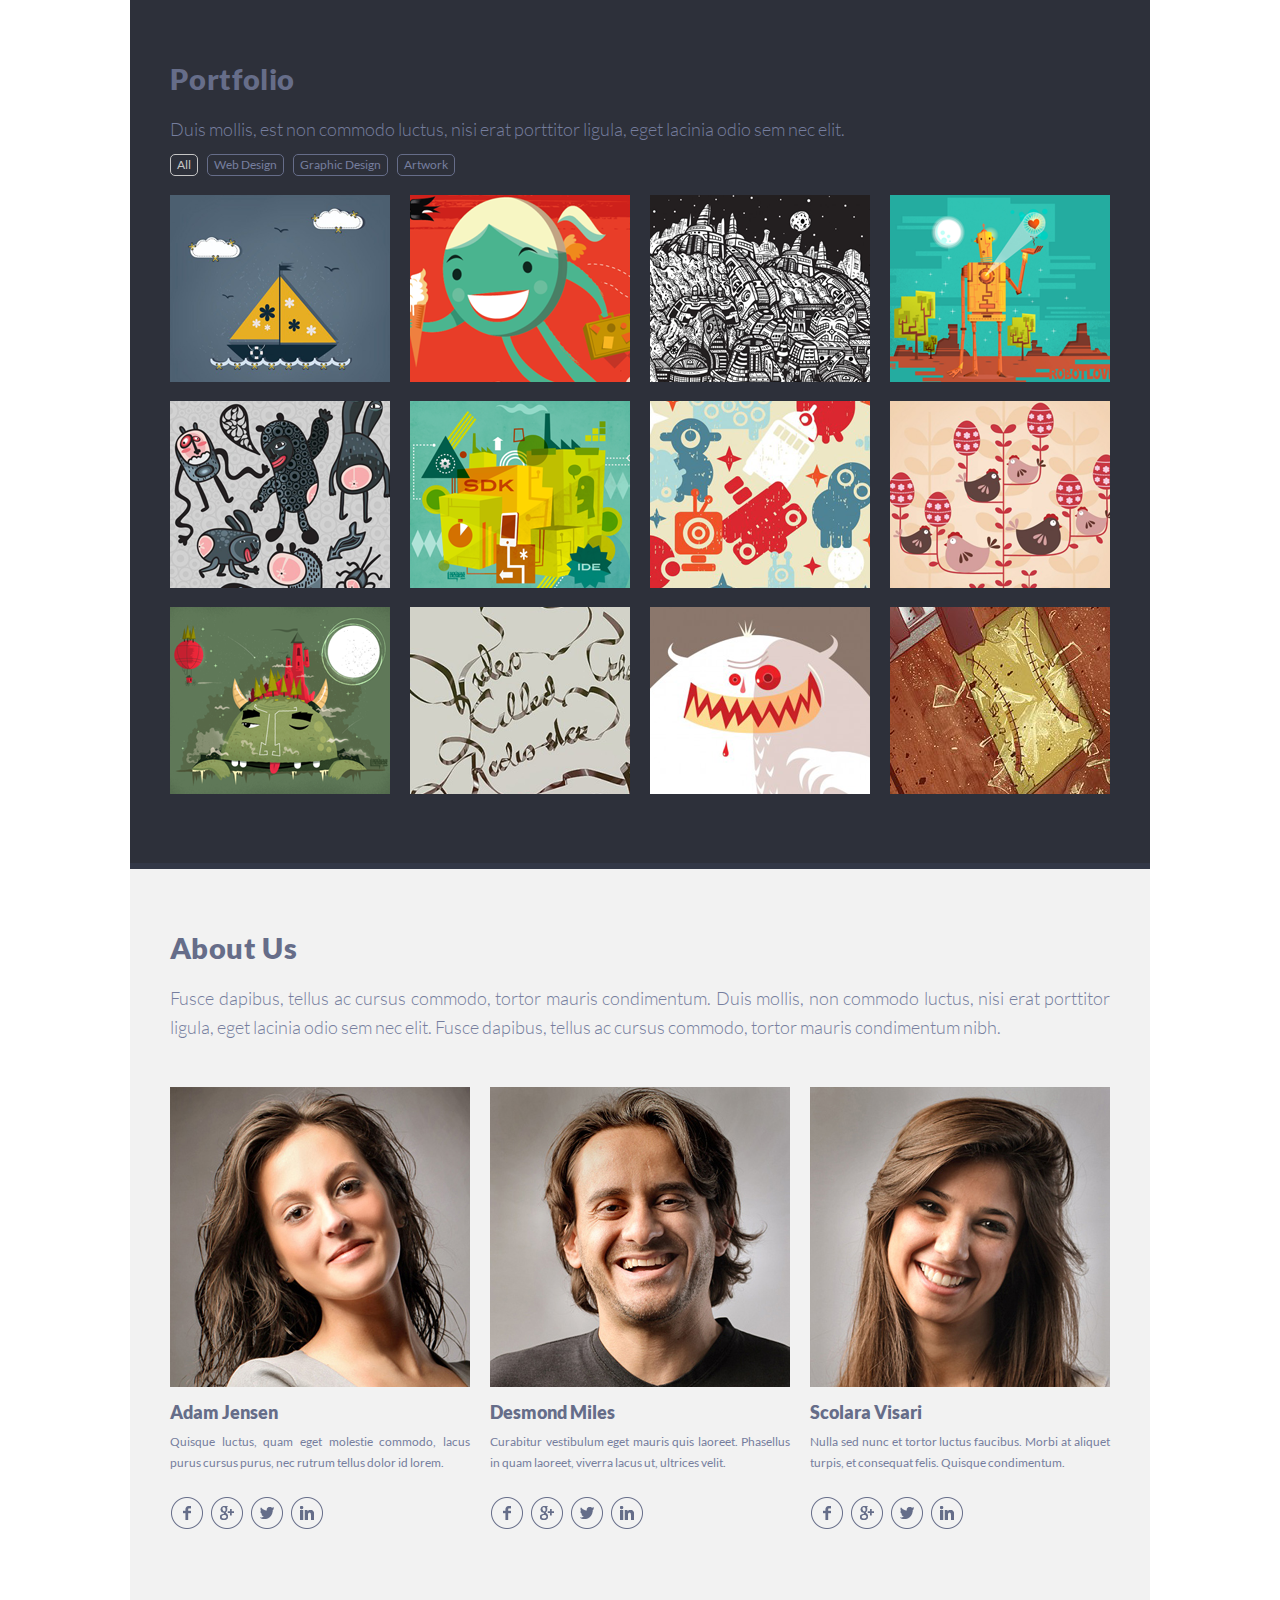
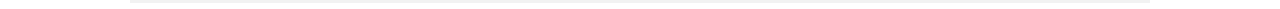
<file: singolo2.html>
<!DOCTYPE html>
<html lang="en">
<head>
    <meta charset="UTF-8">
    <meta name="viewport" content="width=device-width, initial-scale=1.0">
    <link rel="stylesheet" href="singolo2.css">
    <title>Singolo. Part 2</title>
</head>
<body>
    <main>
        <section class="portfolio">
            <div class="portfolio_blok">
                <div class="portfolio_container">
                    <h2 class="portfolio__name">Portfolio</h2>
                    <p class="portfolio__description">Duis mollis, est non commodo luctus, nisi erat porttitor ligula, eget lacinia odio sem nec elit.</p>
                    <div class="portfolio-tag">
                        <button class="tag tag-first">All</button>
                        <button class="tag">Web Design</button>
                        <button class="tag">Graphic Design</button>
                        <button class="tag">Artwork</button>
                    </div>
                    <div class="portfolio-images">
                        <img class="portfolio_image" src="assets/portfolio/Project1.png" alt="Portfolio Image 1">
                        <img class="portfolio_image" src="assets/portfolio/Project2.png" alt="Portfolio Image 2">
                        <img class="portfolio_image" src="assets/portfolio/Project3.png" alt="Portfolio Image 3">
                        <img class="portfolio_image" src="assets/portfolio/Project4.png" alt="Portfolio Image 4">
                        <img class="portfolio_image" src="assets/portfolio/Project5.png" alt="Portfolio Image 5">
                        <img class="portfolio_image" src="assets/portfolio/Project6.png" alt="Portfolio Image 6">
                        <img class="portfolio_image" src="assets/portfolio/Project7.png" alt="Portfolio Image 7">
                        <img class="portfolio_image" src="assets/portfolio/Project8.png" alt="Portfolio Image 8">
                        <img class="portfolio_image" src="assets/portfolio/Project9.png" alt="Portfolio Image 9">
                        <img class="portfolio_image" src="assets/portfolio/Project10.png" alt="Portfolio Image 10“">
                        <img class="portfolio_image" src="assets/portfolio/Project11.png" alt="Portfolio Image 11">
                        <img class="portfolio_image" src="assets/portfolio/Project12.png" alt="Portfolio Image 12">
                    </div>
                </div>
            </div>
        </section>
        <hr class="bottom-portfolio">
        <section class="about-us">
            <div class="about-us_blok">
              <h2 class="about-us__name">About Us</h2>
              <p class="about-us__description"> Fusce dapibus, tellus ac cursus commodo, tortor mauris condimentum. Duis mollis, non commodo luctus, nisi erat porttitor ligula, eget lacinia odio sem nec elit. Fusce dapibus, tellus ac cursus commodo, tortor mauris condimentum nibh.</p>
              <div class="layout-3-column-about-us">
                <div class="about-us__employee">
                  <img class="about-us__employee-photo" src="assets/about us/photo1.jpg" alt="Adam Jensen photo">
                  <h3 class="about-us__employee-name">Adam Jensen</h3>
                  <p class="about-us__employee-description">Quisque luctus, quam eget molestie commodo, lacus purus cursus purus, nec rutrum tellus dolor id lorem.</p>
                  <div class="social-icons">
                    <a href="#"><img src="assets/icon/icon-facebook.svg" alt="icon-facebook" class="icon"></a>
                    <a href="#"><img src="assets/icon/icon-google.svg" alt="icon-google" class="icon"></a>
                    <a href="#"><img src="assets/icon/icon-twitter.svg" alt="icon-twitter" class="icon"></a>
                    <a href="#"><img src="assets/icon/icon-linkedIn.svg" alt="icon-linked" class="icon"></a>
                  </div>
                </div>
        
                <div class="about-us__employee">
                  <img class="about-us__employee-photo" src="assets/about us/photo2.jpg" alt="Desmond Miles photo">
                  <h3 class="about-us__employee-name">Desmond Miles</h3>
                  <p class="about-us__employee-description">Curabitur vestibulum eget mauris quis laoreet. Phasellus in quam laoreet, viverra lacus ut, ultrices velit.</p>
                  <div class="social-icons">
                    <a href="#"><img src="assets/icon/icon-facebook.svg" alt="icon-facebook" class="icon"></a>
                    <a href="#"><img src="assets/icon/icon-google.svg" alt="icon-google" class="icon"></a>
                    <a href="#"><img src="assets/icon/icon-twitter.svg" alt="icon-twitter" class="icon"></a>
                    <a href="#"><img src="assets/icon/icon-linkedIn.svg" alt="icon-linked" class="icon"></a>
                  </div>
                </div>
        
                <div class="about-us__employee">
                  <img class="about-us__employee-photo" src="assets/about us/photo3.jpg" alt="Scolara Visari photo">
                  <h3 class="about-us__employee-name">Scolara Visari</h3>
                  <p class="about-us__employee-description">Nulla sed nunc et tortor luctus faucibus. Morbi at aliquet turpis, et consequat felis. Quisque condimentum.</p>
                  <div class="social-icons">
                    <a href="#"><img src="assets/icon/icon-facebook.svg" alt="icon-facebook" class="icon"></a>
                    <a href="#"><img src="assets/icon/icon-google.svg" alt="icon-google" class="icon"></a>
                    <a href="#"><img src="assets/icon/icon-twitter.svg" alt="icon-twitter" class="icon"></a>
                    <a href="#"><img src="assets/icon/icon-linkedIn.svg" alt="icon-linked" class="icon"></a>
                  </div>
                </div>
        
              </div>
            </div>
          </section>
          <hr class="content">
    </main>

</body>
</html>
</file>
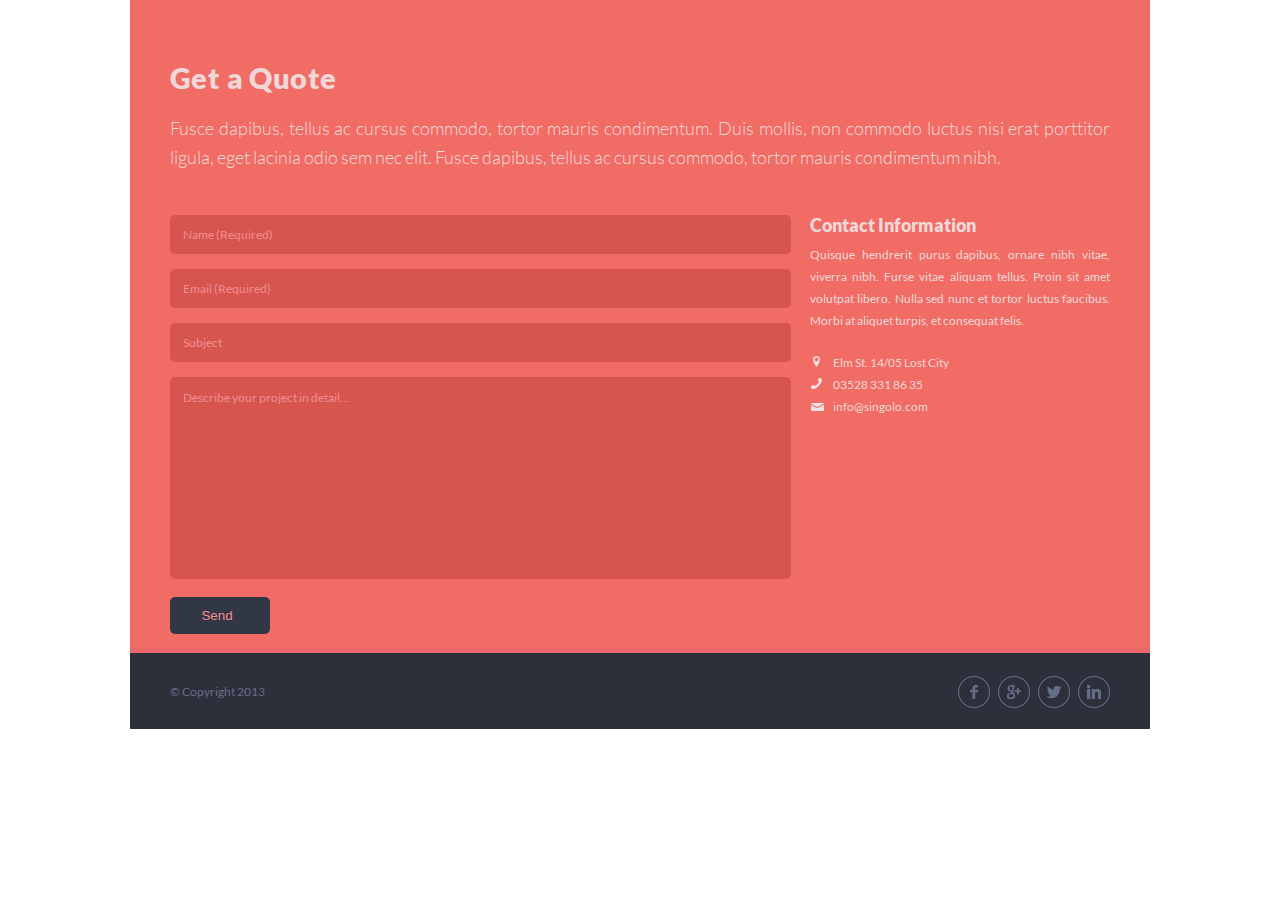
<file: singolo3.html>
<!DOCTYPE html>
<html lang="en">
<head>
    <meta charset="UTF-8">
    <meta name="viewport" content="width=device-width, initial-scale=1.0">
    <link rel="stylesheet" href="singolo3.css">
    <title>Singolo. Part 1</title>
</head>
<body>
          <section class="contacts">
            <div class="contacts_block">
              <h2 class="contacts__name">Get a Quote</h2>
              <p class="contacts__description">Fusce dapibus, tellus ac cursus commodo, tortor mauris condimentum. Duis mollis, non commodo luctus nisi erat porttitor ligula, eget lacinia odio sem nec elit. Fusce dapibus, tellus ac cursus commodo, tortor mauris condimentum nibh.</p>
              <div  class="contact_form">
                <div>
                    <form action="#" class="user-form">
                        <div class="wrap-form-element">
                            <input type="text" name="user-name" class="form-element" placeholder="Name (Required)" value="" required/>
                            <input type="email" name="email" class="form-element" placeholder="Email (Required)" value="" required/>
                            <input type="text" name="subject" class="form-element" placeholder="Subject" value="" required/>
                            <textarea name="message" class="form-element last-element-form" placeholder="Describe your project in detail..."></textarea>
                            <input type="submit" class="form-element submit" value="Send">
                        </div>
                      </form>
                </div>
                <div class="contact_info">
                    <h3 class="contact_info-name">Contact Information</h3>
                    <p class="contact_info-description">Quisque hendrerit purus dapibus, ornare nibh vitae, viverra nibh. Furse vitae aliquam tellus. Proin sit amet volutpat libero. Nulla sed nunc et tortor luctus faucibus. Morbi at aliquet turpis, et consequat felis.</p>
                    <div class="contact">
                        <div>
                            <img src="assets/icon/location.svg" alt="icon-location" class="icon icon_location">
                            <span class="contact_link">Elm St. 14/05 Lost City</span>
                        </div>
                        <div>
                            <img src="assets/icon/phone.svg" alt="icon-phone" class="icon icon_phone">
                            <a class="contact_link" href="tel:035283318635">03528 331 86 35</a>
                        </div>
                        <div>
                            <img src="assets/icon/mail.svg" alt="icon-mail" class="icon icon_mail">
                            <a class="contact_link" href="mailto:info@singolo.com">info@singolo.com</a>
                        </div>
                    </div>
                </div>
              </div>
          </section>
          <hr class="bg-bottom">
          <footer class="footer">
            <div class="footer_block">
              <span class="footer__copyright">&copy; Copyright 2013</span>
              <div class="social-icons">
                <a href="#"><img src="assets/icon/icon-facebook.svg" alt="icon-facebook" class="icon"></a>
                <a href="#"><img src="assets/icon/icon-google.svg" alt="icon-google" class="icon"></a>
                <a href="#"><img src="assets/icon/icon-twitter.svg" alt="icon-twitter" class="icon"></a>
                <a href="#"><img src="assets/icon/icon-linkedIn.svg" alt="icon-linked" class="icon"></a>
              </div>
            </div>
          </footer>
    </main>

</body>
</html>
</file>
<file: style.css>
@font-face{
  font-family: "LatoBlack";
  src: url("assets/Lato/Lato-Black.ttf") format("truetype");
  font-style: normal; 
  font-weight: normal; 
  }

@font-face{
  font-family: "LatoBold";
  src: url("assets/Lato/Lato-Bold.ttf") format("truetype");
  font-style: normal; 
  font-weight: normal; 
  } 

@font-face{
  font-family: "LatoLight";
  src: url("assets/Lato/Lato-Light.ttf") format("truetype");
  font-style: normal; 
  font-weight: normal; 
  }

@font-face{
  font-family: "Lato";
  src: url("assets/Lato/Lato-Regular.ttf") format("truetype");
  font-style: normal; 
  font-weight: normal; 
  }

body {
  font-family: "Lato";
  width: 100%;
  margin: 0 auto;
}

main {
  background-color: #f2f2f2;
  margin-top: 83px;
  width: 100%;
}

/* Header */

.header {
  height: 89px;
  background-color: #2d303a;
  margin: 0;
  position: fixed;
  width: 100%;
  z-index: 1;
  border-bottom: 6px #323746 solid;
  margin-top: -9px;
}

.wrapper {
  width: 1020px;
  margin: 0 auto;
}

#menu__toggle {
  opacity: 0;
}

.navbar {
  display: flex;
  justify-content: space-between;
  padding: 0px 40px;
  align-items: center;
  height: 81px;
}

a {
  text-decoration: none;
}

h1 {
  font-family: "Lato";
  font-size: 24px;
  line-height: 6px;
  color: #ffffff;
  font-weight: 500;
  margin: 0;
}

h1 span {
  color: #f06c64;
}

h1, li {
  text-transform: uppercase;
}

/* Navigation */

.navigation {
  display: grid;
  grid-gap: 33px;
  grid-template-columns: repeat(5,auto);
  align-items: center;
  height: 100%;
  margin: 0;
  padding: 0;
}

.header__nav {
  margin-top: -30px;
  margin-left: 100px;
  height: 100%;
}

.navigation a {
  font-family: "Lato";
  font-size: 11px;
  line-height: 6px;
  font-weight: 500;
  color: #ffffff;
 
} 

.navigation li {
  list-style-type: none;
}

.navigation a:hover {
  color: #f06c64;
}

.navigation .item-link {
  color: #f06c64;
}

/* Slider */

.main-slider {
  display: flex;
  overflow: hidden;
  position: relative;
  margin: 0 auto;
  width: 1020px;
}

.slide__img img {
  width: 100%;
}

.item-container {
  display: flex;
}

.item {
  flex-shrink: 0;
  position: relative;
  left: 0;
}

.div_vertical {
  position: absolute;
  width: 216px;
  height: 458px;
  top: 54px;
  left: 112px;
  border-radius: 7%;
}

.screen .vertical {
  width: 188px;
  height: 333px;
  background: #161616;
  position: absolute;
  top: 119px;
  left: 126px;
  visibility: hidden;
}

.div_horizontal {
  position: absolute;
  width: 458px;
  height: 216px;
  top: 177px;
  right: 137px;
  border-radius: 7%;
}

.screen .horizontal {
  width: 333px;
  height: 188px;
  background: #161616;
  position: absolute;
  top: 191px;
  left: 485px;
  visibility: hidden;
}

.left__arrow {
  position: absolute;
  top: 283px;
  left: 40px;
  cursor: pointer;
  transform: rotate(0deg);
}

.left__arrow:hover {
  color: #2d303a;
}

.right__arrow {
  position: absolute;
  top: 283px;
  right: 40px;
  transform: rotate(180deg);
  cursor: pointer;  
}

.hidden {
  transform: rotate(180deg);
}

.visible {
  z-index: 1;
  position: absolute;
}

.visible:hover {
  display: none;
}

.our-services_block {
  margin-top: 61px;
  width: 940px;
  padding-bottom: 40px;
}

.our-services__name {
  font-family: "LatoBlack";
  font-size: 29px;
  letter-spacing: 0.4px;
  color: #666d89;
  margin: 0;
  text-overflow: ellipsis;
}

.our-services__description {
  font-family: "LatoLight";
  line-height: 29px;
  color: #767e9e;
  text-align: justify;
  margin-top: 19px;
  font-size: 18px;
  text-overflow: ellipsis;
}

/* Advantages */

.advantages__name {
  font-family: "LatoBlack";
  font-size: 18px;
  line-height: 18px;
  color: #666d89;
  text-align: left;
  text-overflow: ellipsis;
  margin: 0;
}

.advantages__content p {
  font-family: "Lato";
  height: 65px;
  font-size: 0.75rem;
  line-height: 22px;
  color: #767e9e;
  text-align: justify;
  margin-top: 9px;
  text-overflow: ellipsis;
}

.layout-3-column {
  display: grid;
  grid-template-columns: repeat(3,auto);
  margin-top: 46px;
}

.advantages {
  display: flex;
  margin-right: 6px;
  height: 123px;
  overflow: hidden;
}

.advantages__content {
  padding: 0 17px 0 20px; 
}

.left__arrow svg:hover {
  fill: black;
}

/* Portfolio */

.portfolio  {
  width: 100%;
  background-color: #2d303a;
  margin-top: -89px;
  border-top: 85px solid #f2f2f2;
  border-bottom: 6px #323746 solid;
}

.portfolio_block {
  width: 940px;
  margin: 0 auto;
}

.portfolio__name {
  font-family: "LatoBlack";
  font-size: 29px;
  letter-spacing: 0.4px;
  color: #666d89;
  margin: 0;
  padding-top: 59px;
}

.portfolio__description {
  font-family: "LatoLight";
  line-height: 29px;
  color: #767e9e;
  text-align: justify;
  margin-top: 19px;
  font-size: 18px;
  margin-bottom: 9px;
  text-overflow: ellipsis;
}

.tag {
  border-radius: 5px;
  background-color: #2d303a;
  border: 1px solid #666d89;
  font-size: 12px;
  line-height: 18px;
  color: #767e9e;
  font-family: "Lato";
  font-weight: 400;
  margin-right: 6px;
}

.tag:hover {
  border: 1px solid #c5c5c5;
  color: #c5c5c5;
  cursor: pointer; 
}


.tag-first {
    border: 1px solid #c5c5c5;
    color: #c5c5c5;
}

.portfolio-images {
  display: grid;
  grid-template-columns: repeat(4,auto);
  padding-bottom: 65px;
  grid-column-gap: 20px;
}

.portfolio-images img {
  width: 100%;
}

.portfolio-images .border {
  border: #F06C64 5px solid;
  margin-top: 5px !important;
  margin-right: 10px !important;
}

.portfolio_image {
    display: flex;
    margin-right: 20px;
    margin-top: 19px;
}

/* About us */

.about-us {
    margin: 0 auto;
    border-bottom: 6px #ffffff solid;
}
  
.about-us_block {
    margin-top: 61px;
    width: 940px;
  }
  
.about-us__name {
    font-family: "LatoBlack";
    font-size: 29px;
    letter-spacing: 0.4px;
    color: #666d89;
    margin: 0;
    text-overflow: ellipsis;
}
  
.about-us__description {
    font-family: "LatoLight";
    line-height: 29px;
    color: #767e9e;
    text-align: justify;
    margin-top: 19px;
    font-size: 18px;
    text-overflow: ellipsis;
}

/* Employee */

.about-us__employee-name {
    font-family: "LatoBlack";
    font-size: 18px;
    line-height: 18px;
    color: #666d89;
    text-align: left;  
    margin-top: 13px;
    text-overflow: ellipsis;
    overflow: hidden;
    height: 18px;
}
  
.about-us__employee-description {
    font-family: "Lato";
    padding-bottom: 10px;
    font-size: 12px;
    line-height: 21px;
    color: #767e9e;
    text-align: justify;
    margin-top: -8px;
    text-overflow: ellipsis;
}
  
.layout-3-column-about-us {
    display: grid;
    grid-template-columns: repeat(3,auto);
    margin-top: 46px;
    margin-bottom: 62px;
    grid-column-gap: 20px;
}

.about-us__employee-photo {
  width: 100%;
}

/* Social icon */

.social-icons {
      display: grid;
      grid-template-columns: repeat(4,40px);
  }

.icon:hover {
    opacity: 0.7;
}

/* Contacts */

.contacts {
  width: 100%;
  background-color: #f06c64;
  margin-top: -73px;
  border-top: 50px solid #f2f2f2;
  border-bottom: 6px #323746 solid;
}

.contacts_block {
  width: 940px;
  margin: 0 auto;
}

.contacts__name {
  font-family: "LatoBlack";
  font-size: 29px;
  letter-spacing: 0.4px;
  color: #f0d8d9;
  margin: 0;
  padding-top: 60px;
}

.contacts__description {
  font-family: "LatoLight";
  line-height: 29px;
  color: #f0d8d9;
  text-align: justify;
  margin-top: 19px;
  font-size: 18px;
  text-overflow: ellipsis;
}

/* Form */

.form-element {
  width: 618px;
  border-radius: 5px;
  background-color: #d6564f;
  height: 38px;
  border: 0;
  margin-bottom: 16px;
  color: #f48c8f;
}

.form-element::placeholder {
  font-size: 12px;
  line-height: 22px;
  color: #f48c8f;
  font-family: "Lato";
  font-weight: 400;
  padding-left: 13px;
}

.submit {
  width: 136px;
  background-color: #FBC65F;
  cursor: pointer;
  padding-left: 0px;
  color: #886A30;
  font-size: 14px;
}

textarea {
  resize: none;
  padding-top: 10px;
}

.last-element-form {
  height: 190px;
}

.textarea::placeholder {
  padding-top: 13px;
}

/* Contacts form */

.contact_form {
  display: flex;
  margin-top: 44px;
  justify-content: space-between;
  margin-bottom: 58px;
}

.contact_info-name {
  font-family: "LatoBlack";
  font-size: 18px;
  line-height: 18px;
  color: #f0d8d9;
  text-align: left;  
  margin-top: 1px;
}

.contact_info-description {
  font-family: "Lato";
  width: 300px;
  height: 104px;
  font-size: 12px;
  line-height: 22px;
  color: #f0d8d9;
  text-align: justify;
  margin-top: -8px;
  text-overflow: ellipsis;
}

.contact_link {
  font-family: "Lato";
  width: 300px;
  font-size: 12px;
  line-height: 21px;
  color: #f0d8d9;
  text-align: justify;
}

.contact_link:hover {
  color: #323746;
}

.contact {
  margin-left: 3px;
  margin-top: -9px;
}

.icon {
  display: inline-block;
  cursor: pointer;
}

.icon_location {
  width: 7px;
  height: 11px;
  margin-right: 10px;
}

.icon_phone {
  background-image: url("/assets/icon/phone.svg");
  width: 11px;
  height: 11px;
  margin-right: 8px;
  margin-left: -2px;
}

.icon_mail {
  background-image: url("/assets/icon/mail.svg");
  width: 13px;
  height: 8px;
  margin-right: 6px;
  margin-left: -2px;
}

/* Footer */

.footer  {
  width: 100%;
  background-color: #2d303a;
}

.footer_block {
  width: 940px;
  margin: 0 auto;
  display: flex;
  justify-content: space-between;
  padding-top: 28px;
  padding-bottom: 29px;
}

.footer__copyright {
  font-family: "Lato";
  font-size: 12px;
  line-height: 21px;
  color: #666d89;
  text-align: justify;
}

.footer_block .social-icons {
  margin-top: -6px;
  margin-right: -7px;
}

#services:before,
#about:before {
	display: block;
	content: "";
	height: 85px;
	margin: -85px 0 0 0;
}
</file>
<file: media.css>
/* Medium Devices, Desktops */
@media screen and (max-width : 1019px) {
   .wrapper,
   .main-slider,
   .item{
       width: 100%;
   }

   .left__arrow {
      left: 30px;
      top: 212px;
   }

   .right__arrow {
      right: 30px;
      top: 212px;
   }

   .our-services__name,
   .our-services__description,
   .layout-3-column,
   .portfolio__name,
   .portfolio__description,
   .portfolio-tag,
   .portfolio-images,
   .about-us__name,
   .about-us__description,
   .contacts__name,
   .layout-3-column-about-us,
   .contacts__description,
   .contact_form {
      padding: 0 40px;
   }

   .layout-3-column {
       grid-template-columns: repeat(2,auto);
   }

   .portfolio_block {
      padding-top: 59px;
   }

   .portfolio-images {
      grid-template-columns: repeat(3,auto);
      padding-bottom: 65px;
   }

   .contacts_block {
      padding-top: 59px;
   }

   .form-element {
      width: 100%;
      margin-bottom: 12px;

   }

   .last-element-form {
      height: 159px;
   }

   .submit {
      width: 136px;
   }

   .contact_info-description {
      width: 221px;
      margin-top: -14px;
   }

   .contact_info {
      margin-left: 29px;
   }

   .contact {
      margin-top: 40px;
   }

   .footer__copyright {
      padding-left: 41px;
   } 

   .footer_block .social-icons {
      padding-right: 40px;
      margin-right: 0;
   }
}






/* Small Devices, Tablets */
@media only screen and (max-width : 767px) {
   h1 {
      margin-left: 27%;
   }
   
   .navbar {
      display: block;
      padding-top: 40px;
      padding-left: 65px;
   }

  /* стилизуем кнопку */
   .menu__btn {
      display: flex; 
      align-items: center;
      position: fixed;
      top: 33px;
      left: 20px;
      width: 25px;
      height: 20px;
      cursor: pointer;
      z-index: 1;
   }

 /* добавляем "гамбургер" */
   .menu__btn > span,
   .menu__btn > span::before,
   .menu__btn > span::after {
      display: block;
      position: absolute;
      width: 100%;
      height: 2.4px;
      background-color: #ffffff;
      border-radius: 5px;
   }

   .menu__btn > span::before {
      content: '';
      top: 7px;
   }

   .menu__btn > span::after {
      content: '';
      top: -7px;
   }

   /* контейнер меню */
   .navigation {
      display: block;
      position: fixed;
      visibility: hidden;
      top: 0;
      width: 278px;
      height: 100%;
      margin: 0;
      padding: 150px 0;
      list-style: none;
      background-color: #2D303A;
      box-shadow: 0px -40px 20px rgba(0, 0, 0, 0.4);
   }  

 /* элементы меню */
   .navigation a {
      display: block;
      padding: 27px 71px;
      font-size: 24px;
   }
 
   #menu__toggle:checked ~ .menu__btn > span,
   #menu__toggle:checked ~ .menu__btn > span::before,
   #menu__toggle:checked ~ .menu__btn > span::after {
      width: 2.4px;
      height: 100%;
   }

   #menu__toggle:checked ~ .menu__btn > span::before {
      content: '';
      right: -14px;
      top: 0px;
   }

   #menu__toggle:checked ~ .menu__btn > span::after {
      content: '';
      right: -7px;
      top: 0;
   }

   #menu__toggle:checked ~ .navigation {
      visibility: visible;
      left: 0;
   }

   .left__arrow {
      left: 10px;
      top: 93px;
   }

   .right__arrow {
      right: 10px;
      top: 93px;
   }

   .our-services__name,
   .our-services__description,
   .layout-3-column,
   .portfolio__name,
   .portfolio__description,
   .portfolio-tag,
   .portfolio-images,
   .about-us__name,
   .about-us__description,
   .contacts__name,
   .layout-3-column-about-us,
   .contacts__description,
   .contact_form {
      padding: 0 30px;
   }

   .layout-3-column {
       grid-template-columns: repeat(1,auto);
   }

   .portfolio-images {
      grid-template-columns: repeat(2,auto);
      padding-bottom: 42px;
      grid-column-gap: 14px;
   }

   .portfolio_image {
      margin-right: 14px;
      margin-top: 14px;
  }

   .portfolio-tag {
      margin-bottom: 10px;
   }

   .tag {
      margin-right: 0px;
   }

   .layout-3-column-about-us {
      grid-template-columns: repeat(1,auto);
      margin-bottom: 10px;
   }

   .about-us__employee {
      padding-bottom: 34px;
   }   

   .contact_form {
      display: block;
   }

   .contact_info {
      margin: 32px 0 0 0;
   }

   .contact_info-description {
      width: 100%;
   }

   .contact {
      margin-top: -18px;
   }

   .submit {
      width: 100%;
   }

   .footer__copyright {
      opacity: 0;
   }

   .footer_block {
      display: block;
      padding: 18px 0;
   }

   .footer_block .social-icons {
      padding: 0;
      margin-top: -6%;
      margin-left: 28%;
   }

}

/* Extra Small Devices, Phones */
@media only screen and (max-width : 374px) {
   .advantages {
      height: 144px;
   }
}
</file>
<file: singolo.css>
@font-face{
  font-family: "LatoBlack";
  src: url("assets/Lato/Lato-Black.ttf") format("truetype");
  font-style: normal; 
  font-weight: normal; 
  }

@font-face{
  font-family: "LatoBold";
  src: url("assets/Lato/Lato-Bold.ttf") format("truetype");
  font-style: normal; 
  font-weight: normal; 
  } 

@font-face{
  font-family: "LatoLight";
  src: url("assets/Lato/Lato-Light.ttf") format("truetype");
  font-style: normal; 
  font-weight: normal; 
  }

@font-face{
  font-family: "Lato";
  src: url("assets/Lato/Lato-Regular.ttf") format("truetype");
  font-style: normal; 
  font-weight: normal; 
  }

body {
  font-family: "Lato";
  width: 1020px;
  margin: 0;
}
/* Header */

.header {
  height: 89px;
  background-color: #2d303a;
  margin: 0;
}

.navbar {
  display: grid;
  padding: 0px 41px;
  grid-template-columns: 50% 50%;
  align-items: center;
  height: 100%;
}

a {
  text-decoration: none;
}

h1 {
  font-family: "Lato";
  font-size: 24px;
  line-height: 6px;
  color: #ffffff;
  font-weight: 500;
  margin: 0;
}

h1 span {
  color: #f06c64;
}

h1, li {
  text-transform: uppercase;
}

/* Navigation */

.navigation {
  display: grid;
  grid-gap: 33px;
  grid-template-columns: repeat(5,auto);
  align-items: center;
  height: 100%;
  margin: 0;
  padding: 0;
}

.header__nav {
  margin-top: 10px;
  margin-left: 100px;
  height: 100%;
}

.navigation li {
  font-family: "Lato";
  font-size: 11px;
  line-height: 6px;
  font-weight: 500;
  color: #ffffff;
  list-style-type: none;
} 

.navigation .link-first {
    color: #f06c64;
}

.navigation li:hover {
  color: #f06c64;
}

.nav_hr {
  height: 6px;
  width: 1020px;
  background-color: #323746;
  margin: 0;
  border: 0;
}

/* Slider */

.main-slider {
  width: 1020px;
  height: 595px;
  background-color: #f06c64;
}

.bg-bottom {
  width: 1020px;
  height: 5px;
  background-color: #ea676b;
  margin: 0;
  border: 0;
}

.wrapper {
  position: relative;
}

.iphone__vertical {
  position: absolute;
  top: -17px;
  left: 110px;
}

.iphone__horizontal {
  position: absolute;
  top: 69px;
  right: 80px;
}

.left__arrow {
  position: absolute;
  top: 278px;
  left: 42px;
}

.left__arrow:hover {
  color: #2d303a;
}

.right__arrow {
  position: absolute;
  top: 279px;
  right: 40px;
  transform: rotate(180deg);    
}

.hidden {
  transform: rotate(180deg);
}

.visible {
  z-index: 1;
  position: absolute;
}

.visible:hover {
  display: none;
}

main {
  background-color: #f2f2f2;;
}

/* Our Services */

.our-services {
  width: 940px;
  height: 434px;
  margin: 0 auto;
}

.our-services_block {
  margin-top: 61px;
}

.our-services__name {
  font-family: "LatoBlack";
  font-size: 29px;
  letter-spacing: 0.4px;
  color: #666d89;
  margin: 0;
}

.our-services__description {
  font-family: "LatoLight";
  width: 940px;
  height: 57px;
  line-height: 29px;
  color: #767e9e;
  text-align: justify;
  margin-top: 19px;
  font-size: 18px;
}

/* Advantages */

.advantages__name {
  font-family: "LatoBlack";
  font-size: 18px;
  line-height: 18px;
  color: #666d89;
  text-align: left;
  
  margin: 0;
}

.advantages__content p {
  font-family: "Lato";
  width: 219px;
  height: 65px;
  font-size: 0.75rem;
  line-height: 22px;
  color: #767e9e;
  text-align: justify;
  margin-top: 9px;
}

.layout-3-column {
  display: grid;
  grid-template-columns: repeat(3,auto);
  margin-top: 46px;
}

.advantages {
  display: flex;
  margin-right: 6px;
  width: 313px;
  height: 123px;
}

.advantages__content {
  padding: 0 17px 0 20px; 
}

.left__arrow svg:hover {
  fill: black;
}

.content {
  width: 1020px;
  height: 6px;
  background-color: #ffffff;
  margin: 0;
  border: 0;
}

/* Portfolio */

.portfolio  {
  width: 1020px;
  height: 863px;
  background-color: #2d303a;
}

.portfolio_block {
  width: 940px;
  margin: 0 auto;

}

.portfolio__name {
  font-family: "LatoBlack";
  font-size: 29px;
  letter-spacing: 0.4px;
  color: #666d89;
  margin: 0;
  padding-top: 59px;
}

.portfolio__description {
  font-family: "LatoLight";
  width: 940px;
  line-height: 29px;
  color: #767e9e;
  text-align: justify;
  margin-top: 19px;
  font-size: 18px;
  margin-bottom: 9px;
}

.tag {
  border-radius: 5px;
  background-color: #2d303a;
  border: 1px solid #666d89;
  font-size: 12px;
  line-height: 18px;
  color: #767e9e;
  font-family: "Lato";
  font-weight: 400;
  margin-right: 6px;
}

.tag:hover {
  border: 1px solid #c5c5c5;
  color: #c5c5c5;
}

.tag-first {
    border: 1px solid #c5c5c5;
    color: #c5c5c5;
}

.portfolio-images {
  display: grid;
  grid-template-columns: repeat(4,auto);

}
.portfolio_image {
    display: flex;
    margin-right: 20px;
    margin-top: 19px;
}

.bottom-portfolio {
    width: 1020px;
    height: 6px;
    background-color: #323746;
    margin: 0;
    border: 0;
}

/* About us */

.about-us {
    width: 940px;
    height: 667px;
    margin: 0 auto;
}
  
.about-us_block {
    margin-top: 61px;
  }
  
.about-us__name {
    font-family: "LatoBlack";
    font-size: 29px;
    letter-spacing: 0.4px;
    color: #666d89;
    margin: 0;
}
  
.about-us__description {
    font-family: "LatoLight";
    width: 940px;
    height: 57px;
    line-height: 29px;
    color: #767e9e;
    text-align: justify;
    margin-top: 19px;
    font-size: 18px;
}

/* Employee */

.about-us__employee-name {
    font-family: "LatoBlack";
    font-size: 18px;
    line-height: 18px;
    color: #666d89;
    text-align: left;  
    margin-top: 13px;
}
  
.about-us__employee-description {
    font-family: "Lato";
    width: 300px;
    height: 53px;
    font-size: 12px;
    line-height: 21px;
    color: #767e9e;
    text-align: justify;
    margin-top: -8px;
}
  
.layout-3-column-about-us {
    display: grid;
    grid-template-columns: repeat(3,320px);
    margin-top: 46px;
}
  
.about-us__employee {
    margin-right: 6px;
  }

/* Social icon */

.social-icons {
      display: grid;
      grid-template-columns: repeat(4,40px);
  }

.icon:hover {
    opacity: 0.7;
}

/* Contacts */

.contacts {
  width: 1020px;
  height: 648px;
  background-color: #f06c64;
  margin-top: 0px;
}

.contacts_block {
  width: 940px;
  margin: 0 auto;
}

.contacts__name {
  font-family: "LatoBlack";
  font-size: 29px;
  letter-spacing: 0.4px;
  color: #f0d8d9;
  margin: 0;
  padding-top: 60px;
}

.contacts__description {
  font-family: "LatoLight";
  width: 940px;
  height: 57px;
  line-height: 29px;
  color: #f0d8d9;
  text-align: justify;
  margin-top: 19px;
  font-size: 18px;
}

/* Form */

.form-element {
  width: 606px;
  border-radius: 5px;
  background-color: #d6564f;
  height: 37px;
  border: 0;
  margin-bottom: 15px;
  padding-left: 13px;
  color: #f48c8f;
}

.form-element::placeholder {
  font-size: 12px;
  line-height: 22px;
  color: #f48c8f;
  font-family: "Lato";
  font-weight: 400;
}

.submit {
  width: 100px;
  background-color: #323746;
  cursor: pointer;
  padding-left: 0px;
}

textarea {
  resize: none;
  padding-top: 10px;
}

.last-element-form {
  height: 190px;
}

.textarea::placeholder {
  padding-top: 13px;
}

/* Contacts form */

.contact_form {
  display: flex;
  margin-top: 44px;
  justify-content: space-between;
}

.contact_info {
  width: 300px;
}

.contact_info-name {
  font-family: "LatoBlack";
  font-size: 18px;
  line-height: 18px;
  color: #f0d8d9;
  text-align: left;  
  margin-top: 1px;
}

.contact_info-description {
  font-family: "Lato";
  width: 300px;
  height: 104px;
  font-size: 12px;
  line-height: 22px;
  color: #f0d8d9;
  text-align: justify;
  margin-top: -8px;
}

.contact_link {
  font-family: "Lato";
  width: 300px;
  font-size: 12px;
  line-height: 21px;
  color: #f0d8d9;
  text-align: justify;
}

.contact_link:hover {
  color: #323746;
}

.contact {
  margin-left: 3px;
  margin-top: -9px;
}

.icon {
  display: inline-block;
  cursor: pointer;
}

.icon_location {
  width: 7px;
  height: 11px;
  margin-right: 10px;
}

.icon_phone {
  background-image: url("/assets/icon/phone.svg");
  width: 11px;
  height: 11px;
  margin-right: 8px;
  margin-left: -2px;
}

.icon_mail {
  background-image: url("/assets/icon/mail.svg");
  width: 13px;
  height: 8px;
  margin-right: 6px;
  margin-left: -2px;
}

/* Footer */

.footer  {
  width: 1020px;
  height: 76px;
  background-color: #2d303a;
}

.footer_block {
  width: 940px;
  margin: 0 auto;
  display: flex;
  justify-content: space-between;
  padding-top: 28px;
}

.footer__copyright {
  font-family: "Lato";
  font-size: 12px;
  line-height: 21px;
  color: #666d89;
  text-align: justify;
}

.footer_block .social-icons {
  margin-top: -6px;
  margin-right: -7px;
}
</file>
<file: singolo1.css>
@font-face{
  font-family: "LatoBlack";
  src: url("assets/Lato/Lato-Black.ttf") format("truetype");
  font-style: normal; 
  font-weight: normal; 
  }

@font-face{
  font-family: "LatoBold";
  src: url("assets/Lato/Lato-Bold.ttf") format("truetype");
  font-style: normal; 
  font-weight: normal; 
  } 

@font-face{
  font-family: "LatoLight";
  src: url("assets/Lato/Lato-Light.ttf") format("truetype");
  font-style: normal; 
  font-weight: normal; 
  }

@font-face{
  font-family: "Lato";
  src: url("assets/Lato/Lato-Regular.ttf") format("truetype");
  font-style: normal; 
  font-weight: normal; 
  }

body {
  font-family: "Lato";
  width: 1020px;
  margin: 0 auto;
}

.header {
  height: 89px;
  background-color: #2d303a;
  margin: 0;
}

.navbar {
  display: grid;
  padding: 0px 41px;
  grid-template-columns: 50% 50%;
  align-items: center;
  height: 100%;
}

a {
  text-decoration: none;
}

h1 {
  font-family: "Lato";
  font-size: 24px;
  line-height: 6px;
  color: #ffffff;
  font-weight: 500;
  margin: 0;
}

h1 span {
  color: #f06c64;
}

h1, li {
  text-transform: uppercase;
}

.navigation {
  display: grid;
  grid-gap: 33px;
  grid-template-columns: repeat(5,auto);
  align-items: center;
  height: 100%;
  margin: 0;
  padding: 0;
}

.header__nav {
  margin-top: 10px;
  margin-left: 100px;
  height: 100%;
}

.navigation li {
  font-family: "Lato";
  font-size: 11px;
  line-height: 6px;
  font-weight: 500;
  color: #ffffff;
  list-style-type: none;
} 

.navigation li:hover {
  color: #f06c64;
}

.nav_hr {
  height: 6px;
  width: 1020px;
  background-color: #323746;
  margin: 0;
  border: 0;
}

.main-slider {
  width: 1020px;
  height: 595px;
  background-color: #f06c64;
}

.bg-bottom {
  width: 1020px;
  height: 5px;
  background-color: #ea676b;
  margin: 0;
  border: 0;
}

.wrapper {
  position: relative;
}

.iphone__vertical {
  position: absolute;
  top: -17px;
  left: 110px;
}

.iphone__horizontal {
  position: absolute;
  top: 69px;
  right: 80px;
}

.left__arrow {
  position: absolute;
  top: 278px;
  left: 42px;
}

.left__arrow:hover {
  color: #2d303a;
}

.right__arrow {
  position: absolute;
  top: 279px;
  right: 40px;
  transform: rotate(180deg);    
}

.hidden {
  transform: rotate(180deg);
}

.visible {
  z-index: 1;
  position: absolute;
}

.visible:hover {
  display: none;
}

main {
  background-color: #f2f2f2;;
}

.our-services {
  width: 940px;
  height: 434px;
  margin: 0 auto;
}

.our-services_blok {
  margin-top: 61px;
}

.our-services__name {
  font-family: "LatoBlack";
  font-size: 29px;
  letter-spacing: 0.4px;
  color: #666d89;
  margin: 0;
}

.our-services__description {
  font-family: "LatoLight";
  width: 940px;
  height: 57px;
  line-height: 29px;
  color: #767e9e;
  text-align: justify;
  margin-top: 19px;
  font-size: 18px;
}

.advantages__name {
  font-family: "LatoBlack";
  font-size: 18px;
  line-height: 18px;
  color: #666d89;
  text-align: left;
  
  margin: 0;
}

.advantages__content p {
  font-family: "Lato";
  width: 219px;
  height: 65px;
  font-size: 0.75rem;
  line-height: 22px;
  color: #767e9e;
  text-align: justify;
  margin-top: 9px;
}

.layout-3-column {
  display: grid;
  grid-template-columns: repeat(3,auto);
  margin-top: 46px;
}

.advantages {
  display: flex;
  margin-right: 6px;
  width: 313px;
  height: 123px;
}

.advantages__content {
  padding: 0 17px 0 20px; 
}

.left__arrow svg:hover {
  fill: black;
}

.content {
  width: 1020px;
  height: 6px;
  background-color: #ffffff;
  margin: 0;
  border: 0;
}
</file>
<file: singolo2.css>
@font-face{
    font-family: "LatoBlack";
    src: url("assets/Lato/Lato-Black.ttf") format("truetype");
    font-style: normal; 
    font-weight: normal; 
    }
  
  @font-face{
    font-family: "LatoLight";
    src: url("assets/Lato/Lato-Light.ttf") format("truetype");
    font-style: normal; 
    font-weight: normal; 
    }
  
  @font-face{
    font-family: "Lato";
    src: url("assets/Lato/Lato-Regular.ttf") format("truetype");
    font-style: normal; 
    font-weight: normal; 
    }
  
  body {
    font-family: "Lato";
    width: 1020px;
    margin: 0 auto;
  }

  main {
    background-color: #f2f2f2;;
  }
  
  a {
    text-decoration: none;
  }

  .content {
    width: 1020px;
    height: 6px;
    background-color: #ffffff;
    margin: 0;
    border: 0;
  }
  
  
  .portfolio  {
    width: 1020px;
    height: 863px;
    background-color: #2d303a;
  }
  
  .portfolio_blok {
    width: 940px;
    margin: 0 auto;
  
  }
  
  .portfolio__name {
    font-family: "LatoBlack";
    font-size: 29px;
    letter-spacing: 0.4px;
    color: #666d89;
    margin: 0;
    padding-top: 61px;
  }
  
  .portfolio__description {
    font-family: "LatoLight";
    width: 940px;
    line-height: 29px;
    color: #767e9e;
    text-align: justify;
    margin-top: 19px;
    font-size: 18px;
    margin-bottom: 9px;
  }
  
  .tag {
    border-radius: 5px;
    background-color: #2d303a;
    border: 1px solid #666d89;
    font-size: 12px;
    line-height: 18px;
    color: #767e9e;
    font-family: "Lato";
    font-weight: 400;
    margin-right: 6px;
  }
  
  .tag:hover {
    border: 1px solid #c5c5c5;
    color: #c5c5c5;
  }
  
  .tag-first {
      border: 1px solid #c5c5c5;
      color: #c5c5c5;
  }
  
  .portfolio-images {
    display: grid;
    grid-template-columns: repeat(4,auto);
  
  }
  .portfolio_image {
      display: flex;
      margin-right: 20px;
      margin-top: 19px;
  }
  
  .bottom-portfolio {
      width: 1020px;
      height: 6px;
      background-color: #323746;
      margin: 0;
      border: 0;
  }
  
  .about-us {
      width: 940px;
      height: 673px;
      margin: 0 auto;
  }
    
  .about-us_blok {
      margin-top: 61px;
    }
    
  .about-us__name {
      font-family: "LatoBlack";
      font-size: 29px;
      letter-spacing: 0.4px;
      color: #666d89;
      margin: 0;
  }
    
  .about-us__description {
      font-family: "LatoLight";
      width: 940px;
      height: 57px;
      line-height: 29px;
      color: #767e9e;
      text-align: justify;
      margin-top: 19px;
      font-size: 18px;
  }
    
  .about-us__employee-name {
      font-family: "LatoBlack";
      font-size: 18px;
      line-height: 18px;
      color: #666d89;
      text-align: left;  
      margin-top: 13px;
  }
    
  .about-us__employee-description {
      font-family: "Lato";
      width: 300px;
      height: 53px;
      font-size: 12px;
      line-height: 21px;
      color: #767e9e;
      text-align: justify;
      margin-top: -8px;
  }
    
  .layout-3-column-about-us {
      display: grid;
      grid-template-columns: repeat(3,320px);
      margin-top: 46px;
  }
    
  .about-us__employee {
      margin-right: 6px;
    }
  
  .social-icons {
        display: grid;
        grid-template-columns: repeat(4,40px);
    }
  
  .icon:hover {
      opacity: 0.7;
  }
</file>
<file: singolo3.css>
@font-face{
  font-family: "LatoBlack";
  src: url("assets/Lato/Lato-Black.ttf") format("truetype");
  font-style: normal; 
  font-weight: normal; 
  }

@font-face{
  font-family: "LatoBold";
  src: url("assets/Lato/Lato-Bold.ttf") format("truetype");
  font-style: normal; 
  font-weight: normal; 
  } 

@font-face{
  font-family: "LatoLight";
  src: url("assets/Lato/Lato-Light.ttf") format("truetype");
  font-style: normal; 
  font-weight: normal; 
  }

@font-face{
  font-family: "Lato";
  src: url("assets/Lato/Lato-Regular.ttf") format("truetype");
  font-style: normal; 
  font-weight: normal; 
  }

body {
  font-family: "Lato";
  width: 1020px;
  margin: 0 auto;
}

a {
  text-decoration: none;
}

.bg-bottom {
  width: 1020px;
  height: 5px;
  background-color: #ea676b;
  margin: 0;
  border: 0;
}

/* Social icon */

.social-icons {
      display: grid;
      grid-template-columns: repeat(4,40px);
  }

.icon:hover {
    opacity: 0.7;
}

/* Contacts */

.contacts {
  width: 1020px;
  height: 648px;
  background-color: #f06c64;
  margin-top: 0px;
}

.contacts_block {
  width: 940px;
  margin: 0 auto;
}

.contacts__name {
  font-family: "LatoBlack";
  font-size: 29px;
  letter-spacing: 0.4px;
  color: #f0d8d9;
  margin: 0;
  padding-top: 60px;
}

.contacts__description {
  font-family: "LatoLight";
  width: 940px;
  height: 57px;
  line-height: 29px;
  color: #f0d8d9;
  text-align: justify;
  margin-top: 19px;
  font-size: 18px;
}

/* Form */

.form-element {
  width: 606px;
  border-radius: 5px;
  background-color: #d6564f;
  height: 37px;
  border: 0;
  margin-bottom: 15px;
  padding-left: 13px;
  color: #f48c8f;
}

.form-element::placeholder {
  font-size: 12px;
  line-height: 22px;
  color: #f48c8f;
  font-family: "Lato";
  font-weight: 400;
}

.submit {
  width: 100px;
  background-color: #323746;
  cursor: pointer;
  padding-left: 0px;
}

textarea {
  resize: none;
  padding-top: 10px;
}

.last-element-form {
  height: 190px;
}

.textarea::placeholder {
  padding-top: 13px;
}

/* Contacts form */

.contact_form {
  display: flex;
  margin-top: 44px;
  justify-content: space-between;
}

.contact_info {
  width: 300px;
}

.contact_info-name {
  font-family: "LatoBlack";
  font-size: 18px;
  line-height: 18px;
  color: #f0d8d9;
  text-align: left;  
  margin-top: 1px;
}

.contact_info-description {
  font-family: "Lato";
  width: 300px;
  height: 104px;
  font-size: 12px;
  line-height: 22px;
  color: #f0d8d9;
  text-align: justify;
  margin-top: -8px;
}

.contact_link {
  font-family: "Lato";
  width: 300px;
  font-size: 12px;
  line-height: 21px;
  color: #f0d8d9;
  text-align: justify;
}

.contact_link:hover {
  color: #323746;
}

.contact {
  margin-left: 3px;
  margin-top: -9px;
}

.icon {
  display: inline-block;
  cursor: pointer;
}

.icon_location {
  width: 7px;
  height: 11px;
  margin-right: 10px;
}

.icon_phone {
  background-image: url("/assets/icon/phone.svg");
  width: 11px;
  height: 11px;
  margin-right: 8px;
  margin-left: -2px;
}

.icon_mail {
  background-image: url("/assets/icon/mail.svg");
  width: 13px;
  height: 8px;
  margin-right: 6px;
  margin-left: -2px;
}

/* Footer */

.footer  {
  width: 1020px;
  height: 76px;
  background-color: #2d303a;
}

.footer_block {
  width: 940px;
  margin: 0 auto;
  display: flex;
  justify-content: space-between;
  padding-top: 28px;
}

.footer__copyright {
  font-family: "Lato";
  font-size: 12px;
  line-height: 21px;
  color: #666d89;
  text-align: justify;
}

.footer_block .social-icons {
  margin-top: -6px;
  margin-right: -7px;
}
</file>
